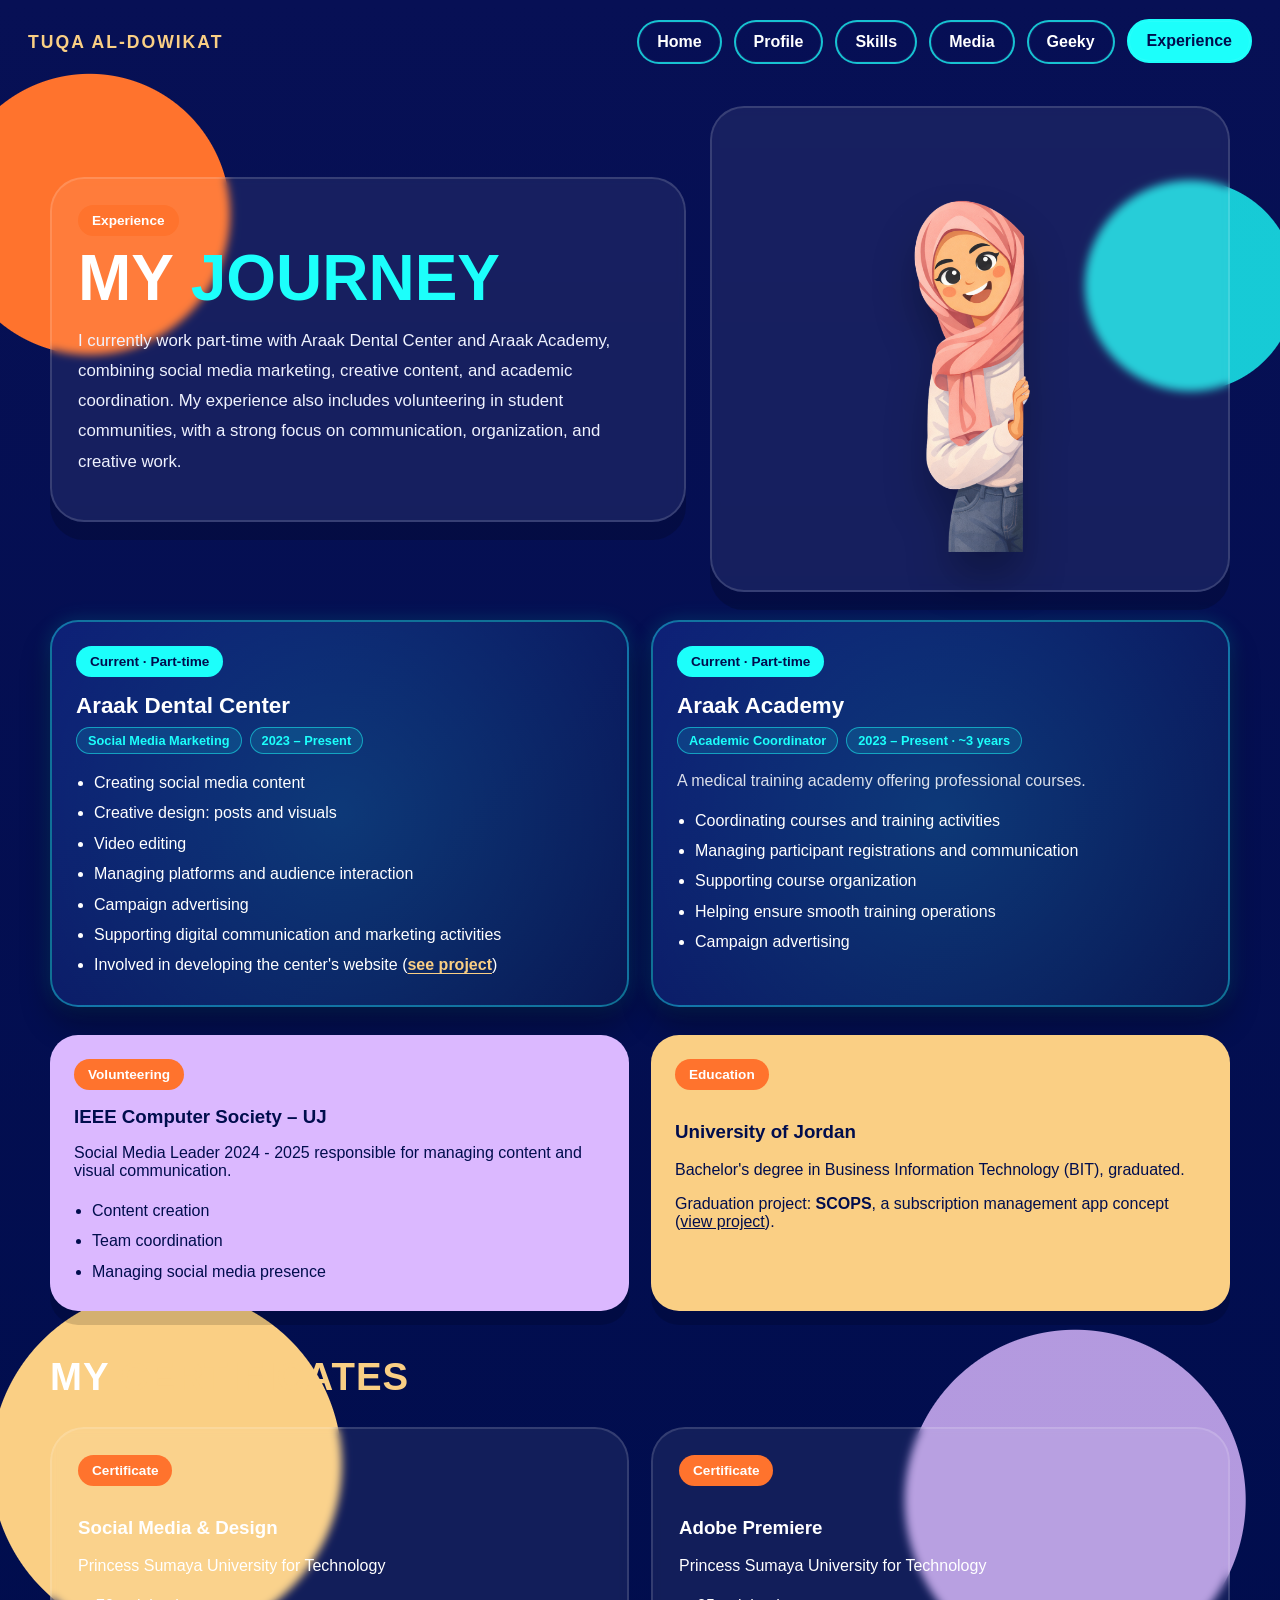
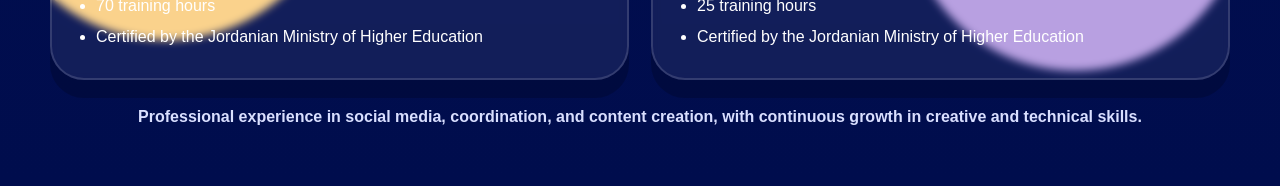
<file: experience.html>
<!DOCTYPE html>
<html lang="en">

<head>
    <meta charset="UTF-8" />
    <meta name="viewport" content="width=device-width, initial-scale=1.0" />
    <title>Experience | Tuqa AL-Dowikat</title>
    <link rel="stylesheet" href="assets/css/style.css" />
</head>

<body>
    <div class="page-shell">

        <header class="topbar">
            <div class="brand">TUQA AL-DOWIKAT</div>
            <nav class="nav">
                <a href="index.html">Home</a>
                <a href="profile.html">Profile</a>
                <a href="skills.html">Skills</a>
                <a href="social.html">Media</a>
                <a href="geeky.html">Geeky</a>
                <a class="active" href="experience.html">Experience</a>
            </nav>
        </header>

        <main class="page-content">

            <!-- HEADER -->
            <section class="page-header">
                <div class="panel">
                    <span class="section-label">Experience</span>
                    <h1 class="page-title">My <span class="accent-cyan">Journey</span></h1>

                    <p class="page-copy">
                        I currently work part-time with Araak Dental Center and Araak Academy, combining social media
                        marketing, creative content, and academic coordination. My experience also includes
                        volunteering in student communities, with a strong focus on communication, organization, and
                        creative work.
                    </p>
                </div>

                <div class="panel avatar-panel">
                    <img src="assets/img/peek.png" alt="Tuqa avatar" />
                </div>
            </section>

            <!-- CURRENT WORK -->
            <section class="grid-2">

                <!-- Araak Dental -->
                <div class="skill-card featured-exp">
                    <span class="section-label">Current · Part-time</span>
                    <h3>Araak Dental Center</h3>
                    <div class="exp-meta">
                        <span>Social Media Marketing</span>
                        <span>2023 – Present</span>
                    </div>

                    <ul class="list-clean">
                        <li>Creating social media content</li>
                        <li>Creative design: posts and visuals</li>
                        <li>Video editing</li>
                        <li>Managing platforms and audience interaction</li>
                        <li>Campaign advertising</li>
                        <li>Supporting digital communication and marketing activities</li>
                        <li>Involved in developing the center's website
                            (<a class="text-link" href="geeky.html#araak-title">see project</a>)</li>
                    </ul>
                </div>

                <!-- Araak Academy -->
                <div class="skill-card featured-exp">
                    <span class="section-label">Current · Part-time</span>
                    <h3>Araak Academy</h3>
                    <div class="exp-meta">
                        <span>Academic Coordinator</span>
                        <span>2023 – Present · ~3 years</span>
                    </div>

                    <p class="card-note">A medical training academy offering professional courses.</p>

                    <ul class="list-clean">
                        <li>Coordinating courses and training activities</li>
                        <li>Managing participant registrations and communication</li>
                        <li>Supporting course organization</li>
                        <li>Helping ensure smooth training operations</li>
                        <li>Campaign advertising</li>
                    </ul>
                </div>

            </section>

            <!-- VOLUNTEERING -->
            <section class="grid-2">
                <div class="skill-card">
                    <span class="section-label">Volunteering</span>
                    <h3>IEEE Computer Society – UJ</h3>

                    <p>
                        Social Media Leader 2024 - 2025 responsible for managing content and visual communication.
                    </p>

                    <ul class="list-clean">
                        <li>Content creation</li>
                        <li>Team coordination</li>
                        <li>Managing social media presence</li>
                    </ul>
                </div>

                <div class="stat-card">
                    <span class="section-label">Education</span>
                    <h3>University of Jordan</h3>
                    <p>Bachelor's degree in Business Information Technology (BIT), graduated.</p>
                    <p>Graduation project: <strong>SCOPS</strong>, a subscription management app concept
                        (<a href="geeky.html#scops-title"><u>view project</u></a>).</p>
                </div>
            </section>

            <!-- CERTIFICATES -->
            <div class="section-heading">
                <h2>My <span class="accent-sand">certificates</span></h2>
            </div>

            <section class="grid-2 certificates">

                <div class="panel">
                    <span class="section-label">Certificate</span>
                    <h3>Social Media &amp; Design</h3>
                    <p>Princess Sumaya University for Technology</p>

                    <ul class="list-clean">
                        <li>70 training hours</li>
                        <li>Certified by the Jordanian Ministry of Higher Education</li>
                    </ul>
                </div>

                <div class="panel">
                    <span class="section-label">Certificate</span>
                    <h3>Adobe Premiere</h3>
                    <p>Princess Sumaya University for Technology</p>

                    <ul class="list-clean">
                        <li>25 training hours</li>
                        <li>Certified by the Jordanian Ministry of Higher Education</li>
                    </ul>
                </div>

            </section>

            <p class="footer-note">
                Professional experience in social media, coordination, and content creation, with continuous growth in
                creative and technical skills.
            </p>

        </main>
    </div>
    <script>
        const revealElements = document.querySelectorAll(
            ".panel, .stat-card, .skill-card, .media-card, .note-card, .orbit-card, .contact-box"
        );

        revealElements.forEach((el, index) => {
            el.classList.add("reveal");
            el.style.transitionDelay = `${index * 0.08}s`;
        });

        const observer = new IntersectionObserver((entries) => {
            entries.forEach((entry) => {
                if (entry.isIntersecting) {
                    entry.target.classList.add("show");
                }
            });
        }, {
            threshold: 0.15
        });

        revealElements.forEach((el) => observer.observe(el));
    </script>
</body>

</html>
</file>
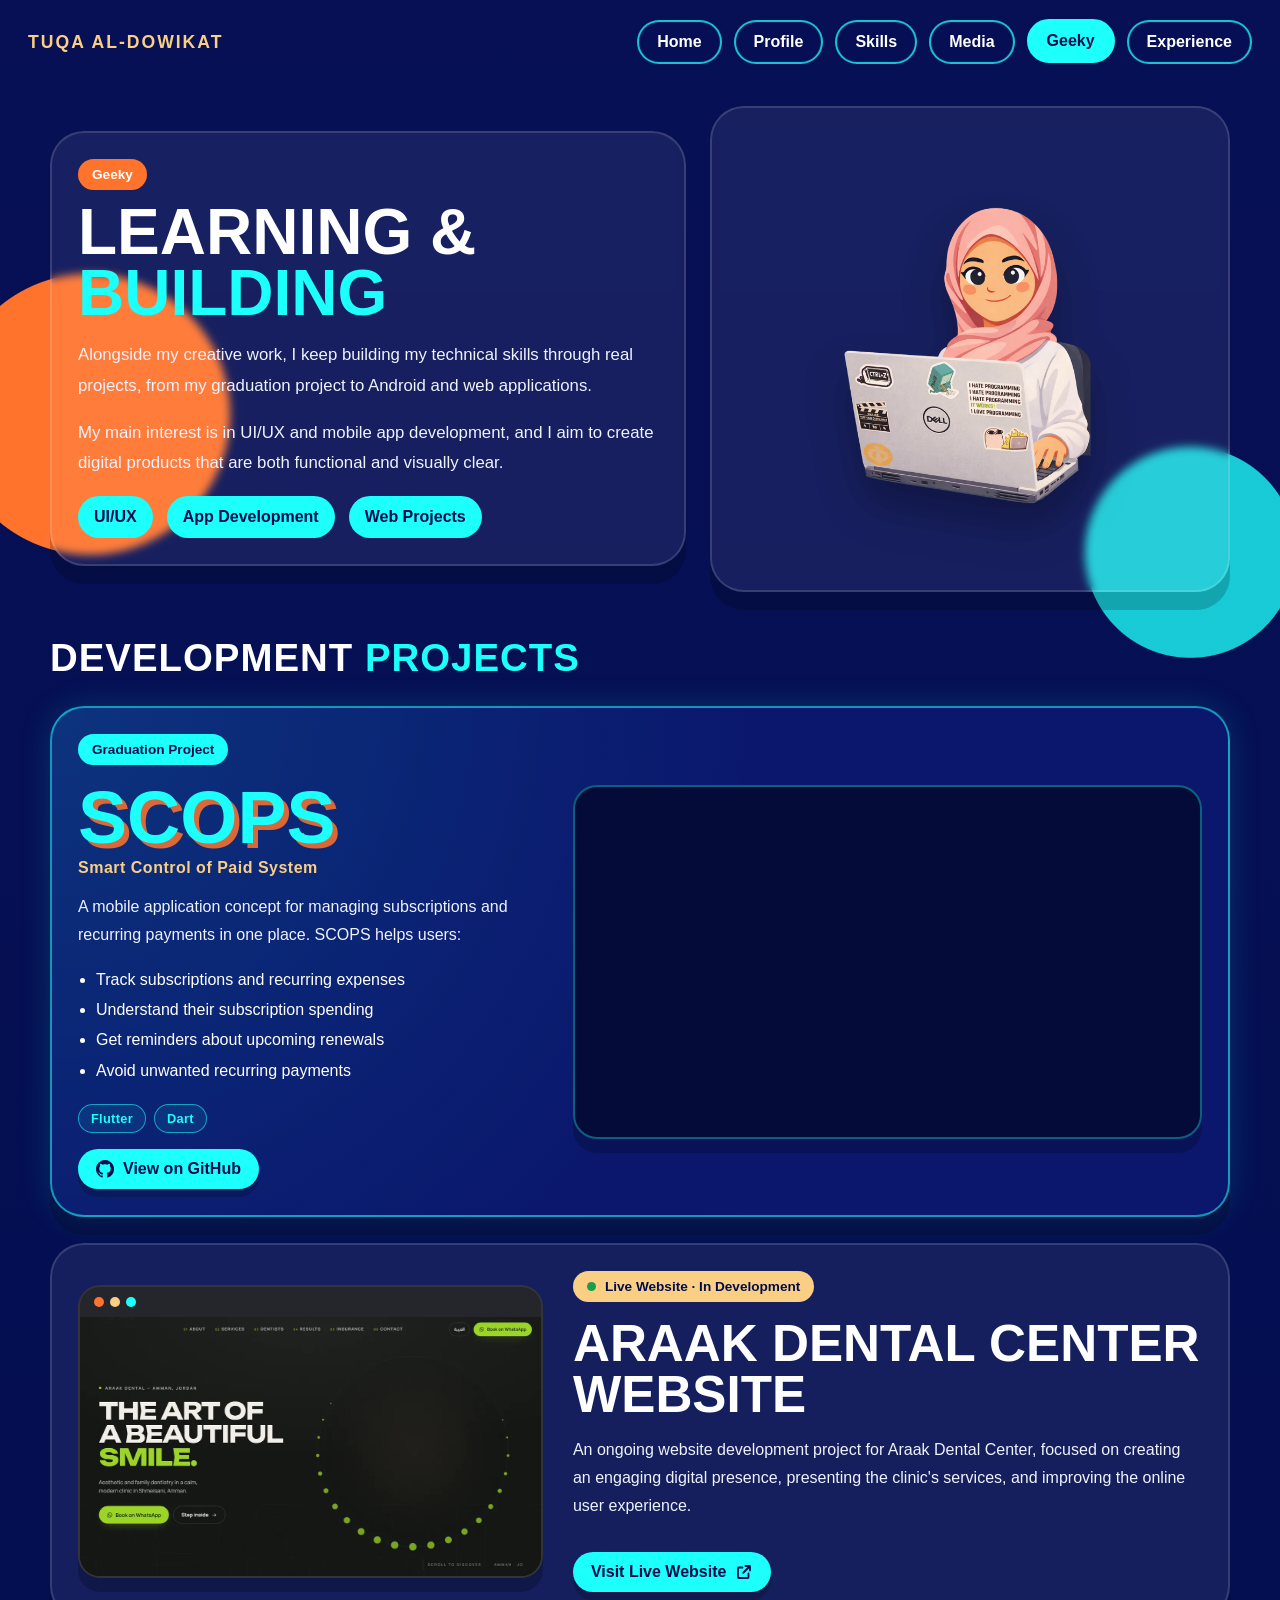
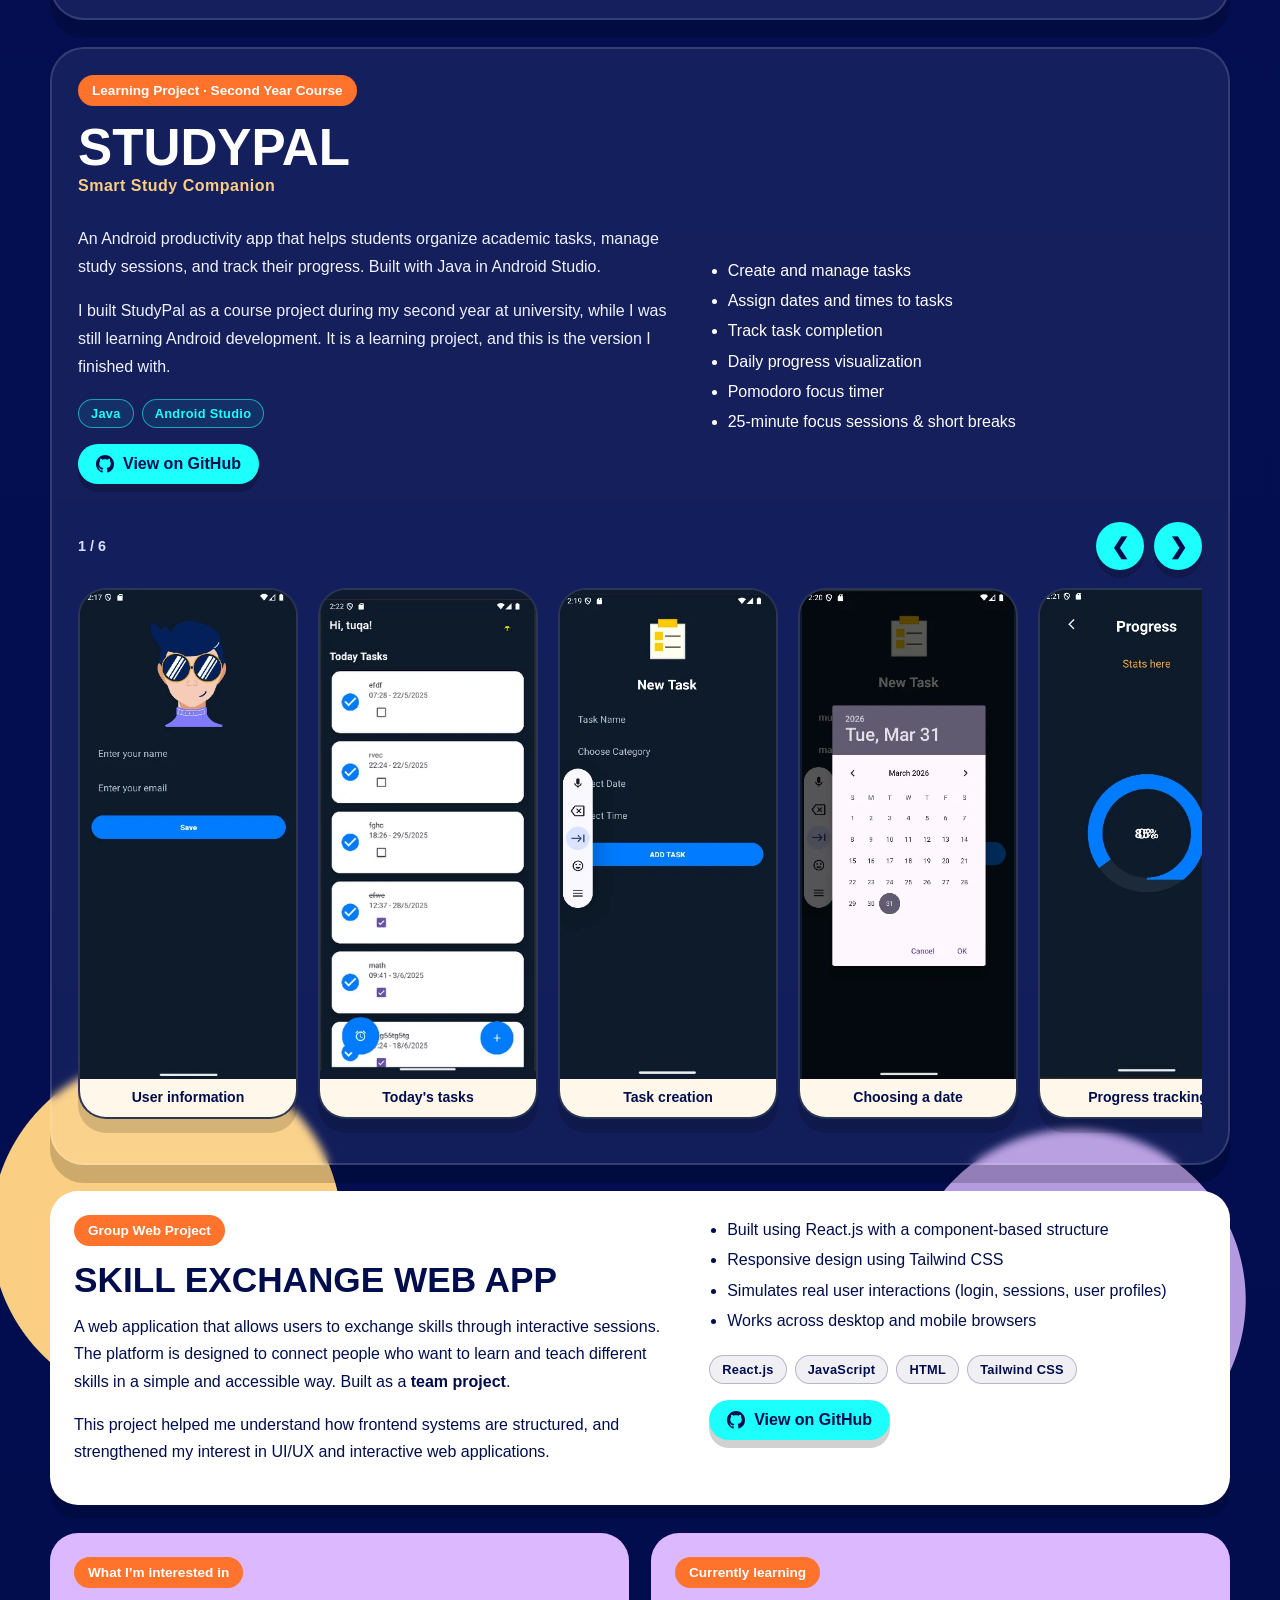
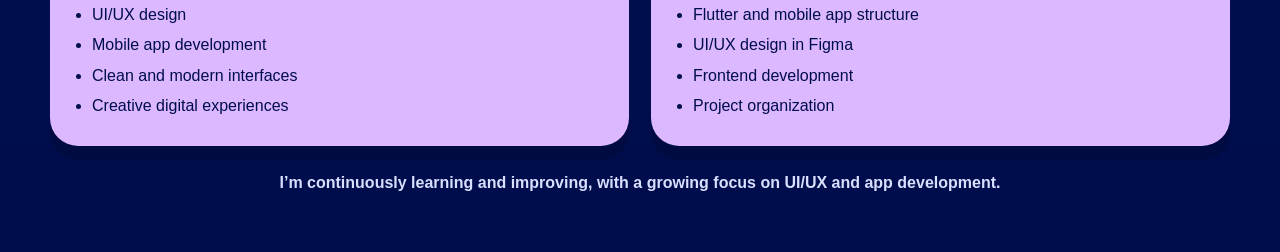
<file: geeky.html>
<!DOCTYPE html>
<html lang="en">

<head>
    <meta charset="UTF-8" />
    <meta name="viewport" content="width=device-width, initial-scale=1.0" />
    <title>Geeky | Tuqa Al-Dowikat</title>
    <link rel="stylesheet" href="assets/css/style.css" />
</head>

<body>
    <!-- Reusable inline icons (no external icon library needed) -->
    <svg width="0" height="0" style="position:absolute" aria-hidden="true" focusable="false">
        <symbol id="icon-github" viewBox="0 0 16 16">
            <path fill="currentColor"
                d="M8 0C3.58 0 0 3.58 0 8c0 3.54 2.29 6.53 5.47 7.59.4.07.55-.17.55-.38 0-.19-.01-.82-.01-1.49-2.01.37-2.53-.49-2.69-.94-.09-.23-.48-.94-.82-1.13-.28-.15-.68-.52-.01-.53.63-.01 1.08.58 1.23.82.72 1.21 1.87.87 2.33.66.07-.52.28-.87.51-1.07-1.78-.2-3.64-.89-3.64-3.95 0-.87.31-1.59.82-2.15-.08-.2-.36-1.02.08-2.12 0 0 .67-.21 2.2.82.64-.18 1.32-.27 2-.27.68 0 1.36.09 2 .27 1.53-1.04 2.2-.82 2.2-.82.44 1.1.16 1.92.08 2.12.51.56.82 1.27.82 2.15 0 3.07-1.87 3.75-3.65 3.95.29.25.54.73.54 1.48 0 1.07-.01 1.93-.01 2.2 0 .21.15.46.55.38A8.013 8.013 0 0016 8c0-4.42-3.58-8-8-8z" />
        </symbol>
        <symbol id="icon-external" viewBox="0 0 24 24">
            <path fill="none" stroke="currentColor" stroke-width="2.4" stroke-linecap="round" stroke-linejoin="round"
                d="M14 4h6v6M20 4l-9 9M18 14v5a1 1 0 0 1-1 1H5a1 1 0 0 1-1-1V7a1 1 0 0 1 1-1h5" />
        </symbol>
    </svg>

    <div class="page-shell">
        <header class="topbar">
            <div class="brand">TUQA AL-DOWIKAT</div>
            <nav class="nav">
                <a href="index.html">Home</a>
                <a href="profile.html">Profile</a>
                <a href="skills.html">Skills</a>
                <a href="social.html">Media</a>
                <a class="active" href="geeky.html">Geeky</a>
                <a href="experience.html">Experience</a>
            </nav>
        </header>

        <main class="page-content">

            <!-- INTRO -->
            <section class="page-header">
                <div class="panel">
                    <span class="section-label">Geeky</span>
                    <h1 class="page-title">Learning & <span class="accent-cyan">building</span></h1>

                    <p class="page-copy">
                        Alongside my creative work, I keep building my technical skills through real projects,
                        from my graduation project to Android and web applications.
                    </p>

                    <p class="page-copy">
                        My main interest is in UI/UX and mobile app development, and I aim to create
                        digital products that are both functional and visually clear.
                    </p>

                    <div class="contact-row">
                        <div class="contact-pill">UI/UX</div>
                        <div class="contact-pill">App Development</div>
                        <div class="contact-pill">Web Projects</div>
                    </div>
                </div>

                <div class="panel avatar-panel">
                    <img src="assets/img/coding.png" alt="Geeky avatar" />
                </div>
            </section>

            <div class="section-heading">
                <h2>Development <span class="accent-cyan">projects</span></h2>
            </div>

            <!-- PROJECT 1: SCOPS (Graduation Project) -->
            <section class="panel project-feature project-featured" aria-labelledby="scops-title">
                <div class="project-info">
                    <span class="section-label label-cyan">Graduation Project</span>
                    <h2 class="project-title" id="scops-title">SCOPS</h2>
                    <p class="project-subtitle">Smart Control of Paid System</p>

                    <p class="project-copy">
                        A mobile application concept for managing subscriptions and recurring payments in one place.
                        SCOPS helps users:
                    </p>

                    <ul class="list-clean">
                        <li>Track subscriptions and recurring expenses</li>
                        <li>Understand their subscription spending</li>
                        <li>Get reminders about upcoming renewals</li>
                        <li>Avoid unwanted recurring payments</li>
                    </ul>

                    <div class="tech-badges" aria-label="Technologies">
                        <span class="tech-badge">Flutter</span>
                        <span class="tech-badge">Dart</span>
                    </div>

                    <div class="project-actions">
                        <a class="github-btn" href="https://github.com/Tuqa-abbadi/SCOPS-Frontend" target="_blank"
                            rel="noopener noreferrer">
                            <svg class="btn-icon" aria-hidden="true"><use href="#icon-github"></use></svg>
                            View on GitHub
                        </a>
                    </div>
                </div>

                <div class="project-media">
                    <div class="video-frame">
                        <iframe src="https://www.youtube.com/embed/Cv_4JavyY1M"
                            title="SCOPS: Smart Control of Paid System, graduation project video" loading="lazy"
                            allow="accelerometer; clipboard-write; encrypted-media; gyroscope; picture-in-picture; web-share"
                            referrerpolicy="strict-origin-when-cross-origin" allowfullscreen></iframe>
                    </div>
                </div>
            </section>

            <!-- PROJECT 2: Araak Dental Center Website (live, in development) -->
            <section class="panel project-feature" aria-labelledby="araak-title">
                <div class="project-media">
                    <a class="browser-frame" href="https://araak-dental-website.tuqadwikat.workers.dev/en/"
                        target="_blank" rel="noopener noreferrer" aria-label="Open the Araak Dental Center website">
                        <span class="browser-bar" aria-hidden="true"><i></i><i></i><i></i></span>
                        <img src="assets/img/araak-dental-preview.webp" width="1200" height="675"
                            alt="Homepage of the Araak Dental Center website" loading="lazy" />
                    </a>
                </div>

                <div class="project-info">
                    <span class="status-badge"><span class="status-dot" aria-hidden="true"></span>Live Website ·
                        In Development</span>
                    <h2 class="project-title" id="araak-title">Araak Dental Center Website</h2>

                    <p class="project-copy">
                        An ongoing website development project for Araak Dental Center, focused on creating an
                        engaging digital presence, presenting the clinic's services, and improving the online user
                        experience.
                    </p>

                    <div class="project-actions">
                        <a class="github-btn" href="https://araak-dental-website.tuqadwikat.workers.dev/en/"
                            target="_blank" rel="noopener noreferrer">
                            Visit Live Website
                            <svg class="btn-icon" aria-hidden="true"><use href="#icon-external"></use></svg>
                        </a>
                    </div>
                </div>
            </section>

            <!-- PROJECT 3: StudyPal -->
            <section class="panel project-feature project-stack" aria-labelledby="studypal-title">
                <div class="project-info">
                    <span class="section-label">Learning Project · Second Year Course</span>
                    <h2 class="project-title" id="studypal-title">StudyPal</h2>
                    <p class="project-subtitle">Smart Study Companion</p>

                    <div class="project-info-cols">
                        <div>
                            <p class="project-copy">
                                An Android productivity app that helps students organize academic tasks, manage
                                study sessions, and track their progress. Built with Java in Android Studio.
                            </p>
                            <p class="project-copy">
                                I built StudyPal as a course project during my second year at university, while I
                                was still learning Android development. It is a learning project, and this is the
                                version I finished with.
                            </p>

                            <div class="tech-badges" aria-label="Technologies">
                                <span class="tech-badge">Java</span>
                                <span class="tech-badge">Android Studio</span>
                            </div>

                            <div class="project-actions">
                                <a class="github-btn" href="https://github.com/Tuqa-abbadi/studypal"
                                    target="_blank" rel="noopener noreferrer">
                                    <svg class="btn-icon" aria-hidden="true"><use href="#icon-github"></use></svg>
                                    View on GitHub
                                </a>
                            </div>
                        </div>

                        <ul class="list-clean feature-columns">
                            <li>Create and manage tasks</li>
                            <li>Assign dates and times to tasks</li>
                            <li>Track task completion</li>
                            <li>Daily progress visualization</li>
                            <li>Pomodoro focus timer</li>
                            <li>25-minute focus sessions &amp; short breaks</li>
                        </ul>
                    </div>
                </div>

                <div class="project-media screens-carousel" role="region" aria-roledescription="carousel"
                    aria-label="StudyPal app screenshots">
                    <div class="carousel-header">
                        <span class="carousel-status" id="studypal-status" aria-live="polite">1 / 6</span>
                        <div class="carousel-controls">
                            <button class="carousel-btn" type="button" data-target="studypal-track"
                                data-direction="prev" aria-label="Previous screenshot">&#10094;</button>
                            <button class="carousel-btn" type="button" data-target="studypal-track"
                                data-direction="next" aria-label="Next screenshot">&#10095;</button>
                        </div>
                    </div>

                    <div class="carousel-track snap-track" id="studypal-track" data-status="studypal-status"
                        tabindex="0" aria-label="StudyPal screenshots, scroll or swipe to browse">
                        <figure class="carousel-item screen-item" aria-roledescription="slide" aria-label="1 of 6">
                            <img src="assets/img/studypal/studypal-profile.webp" width="340" height="766"
                                alt="StudyPal user information screen with avatar, name and email fields, and a Save button"
                                loading="lazy" />
                            <figcaption>User information</figcaption>
                        </figure>
                        <figure class="carousel-item screen-item" aria-roledescription="slide" aria-label="2 of 6">
                            <img src="assets/img/studypal/studypal-today-tasks.webp" width="316" height="690"
                                alt="StudyPal Today Tasks screen listing tasks with times, dates and completion checkboxes"
                                loading="lazy" />
                            <figcaption>Today's tasks</figcaption>
                        </figure>
                        <figure class="carousel-item screen-item" aria-roledescription="slide" aria-label="3 of 6">
                            <img src="assets/img/studypal/studypal-new-task.webp" width="344" height="766"
                                alt="StudyPal New Task screen with task name, category, date and time fields and an Add Task button"
                                loading="lazy" />
                            <figcaption>Task creation</figcaption>
                        </figure>
                        <figure class="carousel-item screen-item" aria-roledescription="slide" aria-label="4 of 6">
                            <img src="assets/img/studypal/studypal-date-picker.webp" width="335" height="771"
                                alt="StudyPal date picker calendar used to choose a task date" loading="lazy" />
                            <figcaption>Choosing a date</figcaption>
                        </figure>
                        <figure class="carousel-item screen-item" aria-roledescription="slide" aria-label="5 of 6">
                            <img src="assets/img/studypal/studypal-progress.webp" width="342" height="775"
                                alt="StudyPal progress screen with a circular indicator of completed tasks"
                                loading="lazy" />
                            <figcaption>Progress tracking</figcaption>
                        </figure>
                        <figure class="carousel-item screen-item" aria-roledescription="slide" aria-label="6 of 6">
                            <img src="assets/img/studypal/studypal-pomodoro.webp" width="339" height="776"
                                alt="StudyPal Pomodoro timer showing 25:00 with Start and Pause buttons"
                                loading="lazy" />
                            <figcaption>Pomodoro timer</figcaption>
                        </figure>
                    </div>
                </div>
            </section>

            <!-- PROJECT 4: Skill Exchange (group project) -->
            <section class="note-card project-card" aria-labelledby="skillswap-title">
                <div class="project-card-grid">
                    <div>
                        <span class="section-label">Group Web Project</span>
                        <h2 class="project-title" id="skillswap-title">Skill Exchange Web App</h2>

                        <p>
                            A web application that allows users to exchange skills through interactive sessions.
                            The platform is designed to connect people who want to learn and teach different skills
                            in a simple and accessible way. Built as a <strong>team project</strong>.
                        </p>

                        <p>
                            This project helped me understand how frontend systems are structured,
                            and strengthened my interest in UI/UX and interactive web applications.
                        </p>
                    </div>

                    <div>
                        <ul class="list-clean">
                            <li>Built using React.js with a component-based structure</li>
                            <li>Responsive design using Tailwind CSS</li>
                            <li>Simulates real user interactions (login, sessions, user profiles)</li>
                            <li>Works across desktop and mobile browsers</li>
                        </ul>

                        <div class="tech-badges tech-badges-dark" aria-label="Technologies">
                            <span class="tech-badge">React.js</span>
                            <span class="tech-badge">JavaScript</span>
                            <span class="tech-badge">HTML</span>
                            <span class="tech-badge">Tailwind CSS</span>
                        </div>

                        <a class="github-btn" href="https://github.com/Tuqa-abbadi/skillswap" target="_blank"
                            rel="noopener noreferrer">
                            <svg class="btn-icon" aria-hidden="true"><use href="#icon-github"></use></svg>
                            View on GitHub
                        </a>
                    </div>
                </div>
            </section>


            <!-- INTEREST -->
            <section class="grid-2">

                <div class="skill-card">
                    <span class="section-label">What I’m interested in</span>
                    <ul class="list-clean">
                        <li>UI/UX design</li>
                        <li>Mobile app development</li>
                        <li>Clean and modern interfaces</li>
                        <li>Creative digital experiences</li>
                    </ul>
                </div>

                <div class="skill-card">
                    <span class="section-label">Currently learning</span>
                    <ul class="list-clean">
                        <li>Flutter and mobile app structure</li>
                        <li>UI/UX design in Figma</li>
                        <li>Frontend development</li>
                        <li>Project organization</li>
                    </ul>
                </div>

            </section>

            <p class="footer-note">
                I’m continuously learning and improving, with a growing focus on UI/UX and app development.
            </p>

        </main>
    </div>
    <script>
        const revealElements = document.querySelectorAll(
            ".panel, .stat-card, .skill-card, .media-card, .note-card, .orbit-card, .contact-box"
        );

        revealElements.forEach((el, index) => {
            el.classList.add("reveal");
            el.style.transitionDelay = `${Math.min(index, 4) * 0.08}s`;
        });

        const observer = new IntersectionObserver((entries) => {
            entries.forEach((entry) => {
                if (entry.isIntersecting) {
                    entry.target.classList.add("show");
                }
            });
        }, {
            threshold: 0.15
        });

        revealElements.forEach((el) => observer.observe(el));
    </script>
    <script>
        // StudyPal screenshot carousel: arrows scroll one slide, native swipe/scroll for touch.
        document.querySelectorAll(".snap-track").forEach((track) => {
            const slides = Array.from(track.querySelectorAll(".carousel-item"));
            const status = document.getElementById(track.dataset.status);
            const prev = document.querySelector(`[data-target="${track.id}"][data-direction="prev"]`);
            const next = document.querySelector(`[data-target="${track.id}"][data-direction="next"]`);
            const reduceMotion = window.matchMedia("(prefers-reduced-motion: reduce)").matches;

            const step = () => {
                const gap = parseFloat(getComputedStyle(track).columnGap) || 0;
                return slides[0].offsetWidth + gap;
            };

            const update = () => {
                const maxScroll = track.scrollWidth - track.clientWidth;
                const index = Math.min(slides.length - 1, Math.round(track.scrollLeft / step()));
                if (status) status.textContent = `${index + 1} / ${slides.length}`;
                if (prev) prev.disabled = track.scrollLeft <= 2;
                if (next) next.disabled = track.scrollLeft >= maxScroll - 2;
            };

            const move = (dir) => {
                track.scrollBy({ left: dir * step(), behavior: reduceMotion ? "auto" : "smooth" });
            };

            if (prev) prev.addEventListener("click", () => move(-1));
            if (next) next.addEventListener("click", () => move(1));

            track.addEventListener("keydown", (e) => {
                if (e.key === "ArrowRight") { e.preventDefault(); move(1); }
                if (e.key === "ArrowLeft") { e.preventDefault(); move(-1); }
            });

            let ticking = false;
            track.addEventListener("scroll", () => {
                if (ticking) return;
                ticking = true;
                requestAnimationFrame(() => { update(); ticking = false; });
            }, { passive: true });
            window.addEventListener("resize", update);
            update();
        });
    </script>
</body>

</html>
</file>
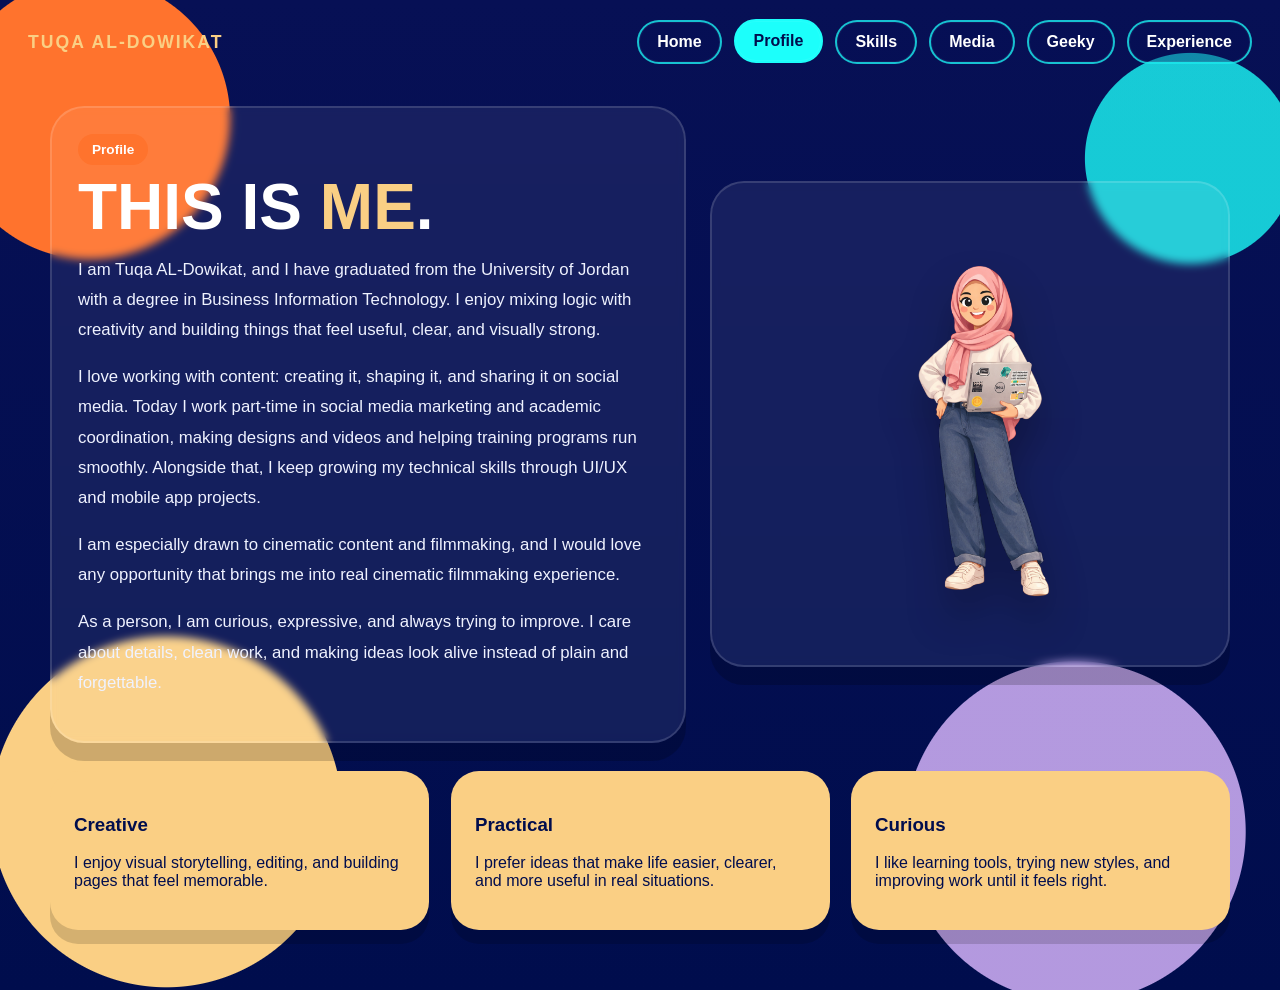
<file: profile.html>
<!DOCTYPE html>
<html lang="en">

<head>
    <meta charset="UTF-8" />
    <meta name="viewport" content="width=device-width, initial-scale=1.0" />
    <title>Profile | Tuqa AL-Dowikat</title>
    <link rel="stylesheet" href="assets/css/style.css" />
</head>

<body>
    <div class="page-shell">
        <header class="topbar">
            <div class="brand">TUQA AL-DOWIKAT</div>
            <nav class="nav"><a href="index.html">Home</a>
                <a class="active" href="profile.html">Profile</a>
                <a href="skills.html">Skills</a>
                <a href="social.html">Media</a>
                <a href="geeky.html">Geeky</a><a href="experience.html">Experience</a>
            </nav>
        </header>
        <main class="page-content">
            <section class="page-header">
                <div class="panel">
                    <span class="section-label">Profile</span>
                    <h1 class="page-title">This is <span class="accent-sand">me</span>.</h1>
                    <p class="page-copy">I am Tuqa AL-Dowikat, and I have graduated from the University of Jordan
                        with a degree in Business Information Technology. I enjoy mixing logic with creativity and
                        building things that feel useful, clear, and visually strong.</p>
                    <p class="page-copy">I love working with content: creating it, shaping it, and sharing it on
                        social media. Today I work part-time in social media marketing and academic coordination,
                        making designs and videos and helping training programs run smoothly. Alongside that, I keep
                        growing my technical skills through UI/UX and mobile app projects.</p>
                    <p class="page-copy">I am especially drawn to cinematic content and filmmaking, and I would love
                        any opportunity that brings me into real cinematic filmmaking experience.</p>
                    <p class="page-copy">As a person, I am curious, expressive, and always trying to improve. I care
                        about details, clean work, and making ideas look alive instead of plain and forgettable.</p>
                </div>
                <div class="panel avatar-panel"><img src="assets/img/con-laptop.png" alt="Confident Tuqa avatar" />
                </div>
            </section>
            <section class="grid-3">
                <div class="stat-card">
                    <h3>Creative</h3>
                    <p>I enjoy visual storytelling, editing, and building pages that feel memorable.</p>
                </div>
                <div class="stat-card">
                    <h3>Practical</h3>
                    <p>I prefer ideas that make life easier, clearer, and more useful in real situations.</p>
                </div>
                <div class="stat-card">
                    <h3>Curious</h3>
                    <p>I like learning tools, trying new styles, and improving work until it feels right.</p>
                </div>
            </section>
        </main>
    </div>
    <script>
        const revealElements = document.querySelectorAll(
            ".panel, .stat-card, .skill-card, .media-card, .note-card, .orbit-card, .contact-box"
        );

        revealElements.forEach((el, index) => {
            el.classList.add("reveal");
            el.style.transitionDelay = `${index * 0.08}s`;
        });

        const observer = new IntersectionObserver((entries) => {
            entries.forEach((entry) => {
                if (entry.isIntersecting) {
                    entry.target.classList.add("show");
                }
            });
        }, {
            threshold: 0.15
        });

        revealElements.forEach((el) => observer.observe(el));
    </script>
</body>

</html>
</file>
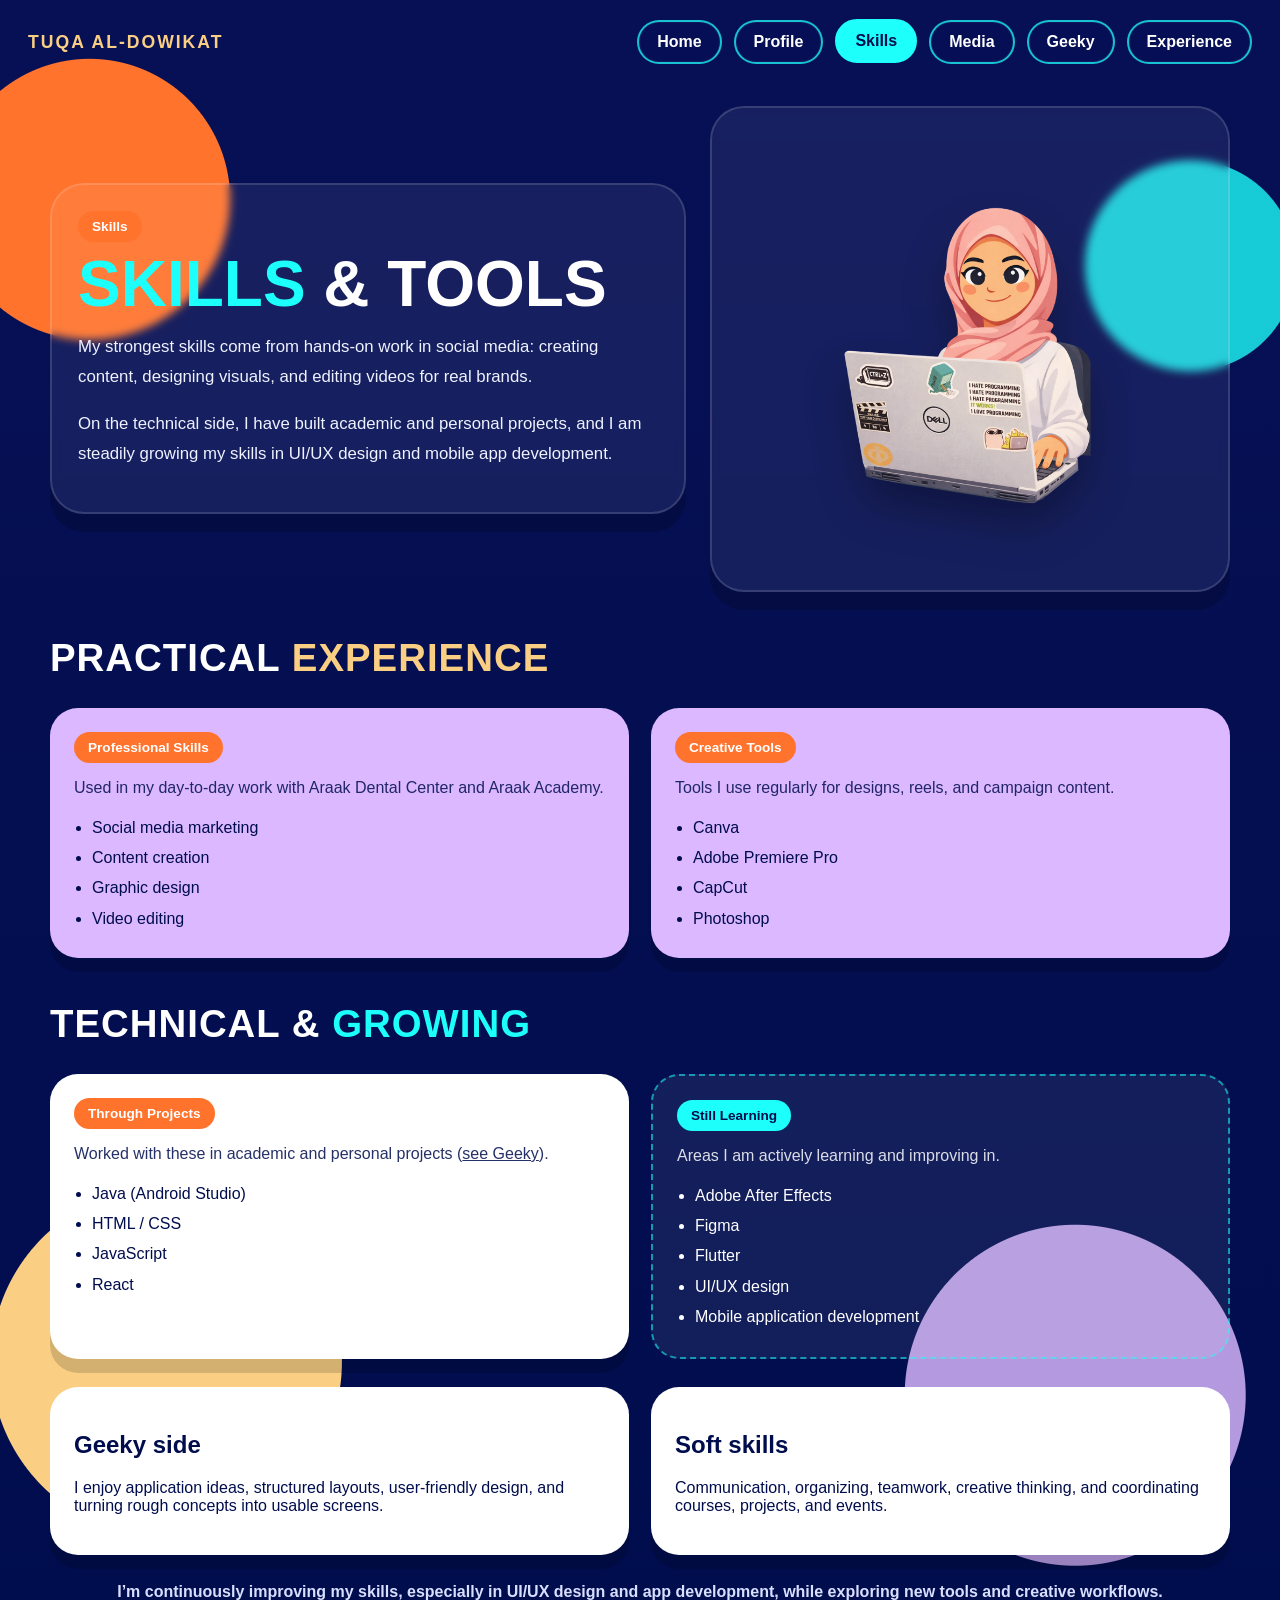
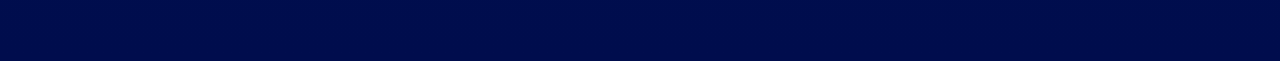
<file: skills.html>
<!DOCTYPE html>
<html lang="en">

<head>
    <meta charset="UTF-8" />
    <meta name="viewport" content="width=device-width, initial-scale=1.0" />
    <title>Skills | Tuqa AL-Dowikat</title>
    <link rel="stylesheet" href="assets/css/style.css" />
</head>

<body>
    <div class="page-shell">
        <header class="topbar">
            <div class="brand">TUQA AL-DOWIKAT</div>
            <nav class="nav"><a href="index.html">Home</a>
                <a href="profile.html">Profile</a>
                <a class="active" href="skills.html">Skills</a>
                <a href="social.html">Media</a>
                <a href="geeky.html">Geeky</a><a href="experience.html">Experience</a>
            </nav>
        </header>
        <main class="page-content">
            <section class="page-header">
                <div class="panel"><span class="section-label">Skills</span>
                    <h1 class="page-title"><span class="accent-cyan">Skills</span> & tools</h1>
                    <p class="page-copy">My strongest skills come from hands-on work in social media: creating
                        content, designing visuals, and editing videos for real brands.</p>
                    <p class="page-copy">On the technical side, I have built academic and personal projects, and I am
                        steadily growing my skills in UI/UX design and mobile app development.</p>
                </div>
                <div class="panel avatar-panel"><img src="assets/img/coding.png" alt="Coding Tuqa avatar" /></div>
            </section>

            <div class="section-heading">
                <h2>Practical <span class="accent-sand">experience</span></h2>
            </div>

            <section class="grid-2">

                <!-- PROFESSIONAL -->
                <div class="skill-card">
                    <span class="section-label">Professional Skills</span>
                    <p class="card-note">Used in my day-to-day work with Araak Dental Center and Araak Academy.</p>
                    <ul class="list-clean">
                        <li>Social media marketing</li>
                        <li>Content creation</li>
                        <li>Graphic design</li>
                        <li>Video editing</li>
                    </ul>
                </div>

                <!-- CREATIVE -->
                <div class="skill-card">
                    <span class="section-label">Creative Tools</span>
                    <p class="card-note">Tools I use regularly for designs, reels, and campaign content.</p>
                    <ul class="list-clean">
                        <li>Canva</li>
                        <li>Adobe Premiere Pro</li>
                        <li>CapCut</li>
                        <li>Photoshop</li>
                    </ul>
                </div>

            </section>

            <div class="section-heading">
                <h2>Technical & <span class="accent-cyan">growing</span></h2>
            </div>

            <section class="grid-2">

                <!-- PROJECT-BASED -->
                <div class="note-card">
                    <span class="section-label">Through Projects</span>
                    <p class="card-note">Worked with these in academic and personal projects
                        (<a href="geeky.html"><u>see Geeky</u></a>).</p>
                    <ul class="list-clean">
                        <li>Java (Android Studio)</li>
                        <li>HTML / CSS</li>
                        <li>JavaScript</li>
                        <li>React</li>
                    </ul>
                </div>

                <!-- LEARNING -->
                <div class="skill-card learning-card">
                    <span class="section-label">Still Learning</span>
                    <p class="card-note">Areas I am actively learning and improving in.</p>
                    <ul class="list-clean">
                        <li>Adobe After Effects</li>
                        <li>Figma</li>
                        <li>Flutter</li>
                        <li>UI/UX design</li>
                        <li>Mobile application development</li>
                    </ul>
                </div>

            </section>

            <section class="grid-2">
                <div class="note-card">
                    <h2>Geeky side</h2>
                    <p>I enjoy application ideas, structured layouts, user-friendly design, and turning rough concepts
                        into usable screens.</p>
                </div>
                <div class="note-card">
                    <h2>Soft skills</h2>
                    <p>Communication, organizing, teamwork, creative thinking, and coordinating courses, projects, and
                        events.</p>
                </div>
            </section>

            <p class="footer-note">
                I’m continuously improving my skills, especially in UI/UX design and app development,
                while exploring new tools and creative workflows.
            </p>
        </main>
    </div>
    <script>
        const revealElements = document.querySelectorAll(
            ".panel, .stat-card, .skill-card, .media-card, .note-card, .orbit-card, .contact-box"
        );

        revealElements.forEach((el, index) => {
            el.classList.add("reveal");
            el.style.transitionDelay = `${index * 0.08}s`;
        });

        const observer = new IntersectionObserver((entries) => {
            entries.forEach((entry) => {
                if (entry.isIntersecting) {
                    entry.target.classList.add("show");
                }
            });
        }, {
            threshold: 0.15
        });

        revealElements.forEach((el) => observer.observe(el));
    </script>
</body>

</html>
</file>
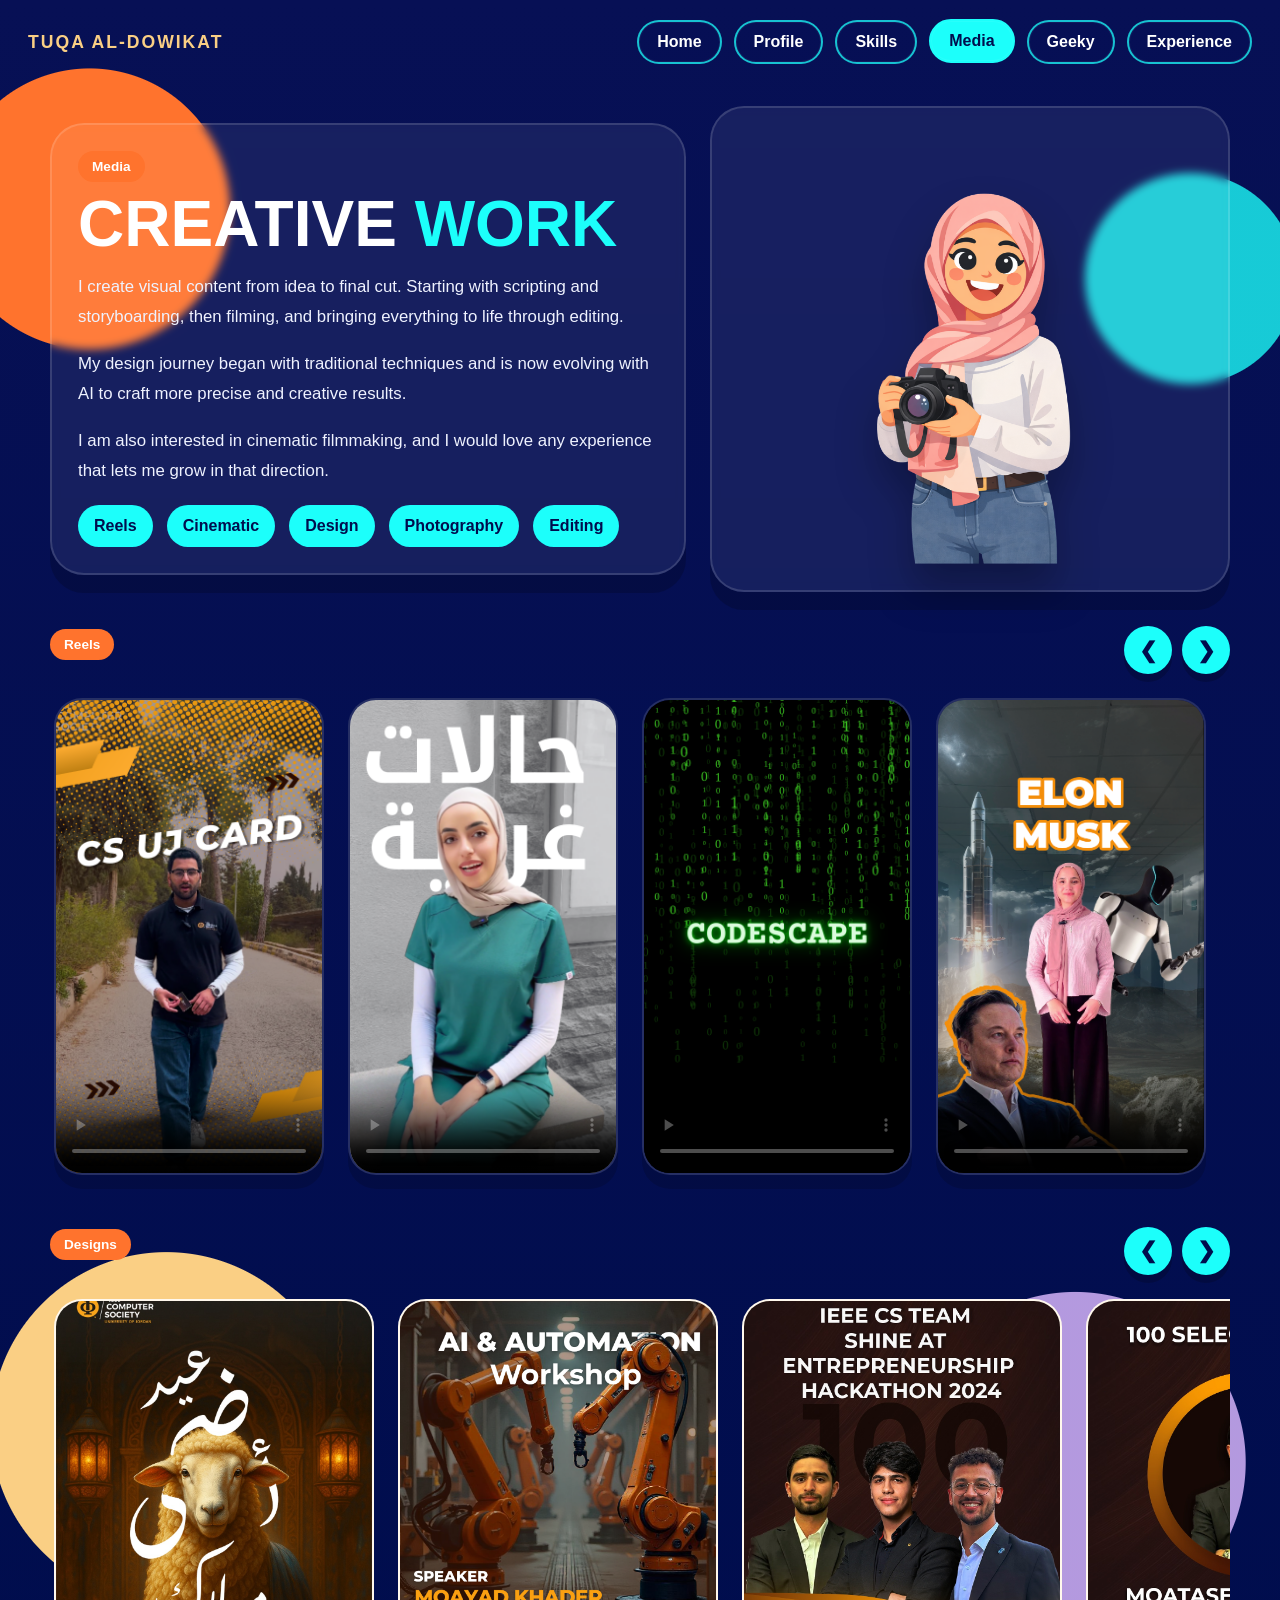
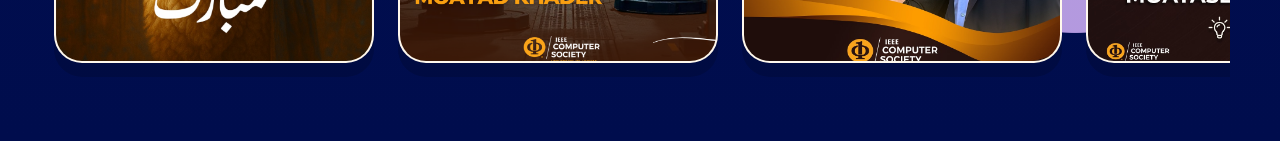
<file: social.html>
<!DOCTYPE html>
<html lang="en">

<head>
    <meta charset="UTF-8" />
    <meta name="viewport" content="width=device-width, initial-scale=1.0" />
    <title>Media | Tuqa AL-Dowikat</title>
    <link rel="stylesheet" href="assets/css/style.css" />
</head>

<body>
    <div class="page-shell">
        <header class="topbar">
            <div class="brand">TUQA AL-DOWIKAT</div>
            <nav class="nav">
                <a href="index.html">Home</a>
                <a href="profile.html">Profile</a>
                <a href="skills.html">Skills</a>
                <a class="active" href="social.html">Media</a>
                <a href="geeky.html">Geeky</a>
                <a href="experience.html">Experience</a>
            </nav>
        </header>

        <main class="page-content">
            <section class="page-header">
                <div class="panel">
                    <span class="section-label">Media</span>
                    <h1 class="page-title">Creative <span class="accent-cyan">work</span></h1>
                    <p class="page-copy">
                        I create visual content from idea to final cut.
                        Starting with scripting and storyboarding, then filming, and bringing everything to life through
                        editing.
                    </p>
                    <p class="page-copy">My design journey began with traditional techniques and is now evolving with AI
                        to craft more
                        precise and creative results.
                    </p>
                    <p class="page-copy">I am also interested in cinematic filmmaking, and I would love any experience
                        that lets me grow in that direction.
                    </p>

                    <div class="contact-row">
                        <div class="contact-pill">Reels</div>
                        <div class="contact-pill">Cinematic</div>
                        <div class="contact-pill">Design</div>
                        <div class="contact-pill">Photography</div>
                        <div class="contact-pill">Editing</div>
                    </div>
                </div>

                <div class="panel avatar-panel">
                    <img src="assets/img/camera.png" alt="Creative avatar" />
                </div>
            </section>

            <!-- REELS -->
            <section class="carousel-section">
                <div class="carousel-header">
                    <span class="section-label">Reels</span>
                    <div class="carousel-controls">
                        <button class="carousel-btn" type="button" data-target="reels-track"
                            data-direction="prev">&#10094;</button>
                        <button class="carousel-btn" type="button" data-target="reels-track"
                            data-direction="next">&#10095;</button>
                    </div>
                </div>

                <div class="carousel-shell">
                    <div class="carousel-track reels-track" id="reels-track">
                        <article class="carousel-item reel-item">
                            <video controls preload="metadata" poster="assets/img/reel-cover-1.jpg">
                                <source src="assets/video/reel1.mp4" type="video/mp4" />
                                Your browser does not support the video tag.
                            </video>
                        </article>

                        <article class="carousel-item reel-item">
                            <video controls preload="metadata" poster="assets/img/reel-cover-2.jpg">
                                <source src="assets/video/reel2.mp4" type="video/mp4" />
                                Your browser does not support the video tag.
                            </video>
                        </article>

                        <article class="carousel-item reel-item">
                            <video controls preload="metadata" poster="assets/img/reel-cover-3.jpg">
                                <source src="assets/video/reel3.mp4" type="video/mp4" />
                                Your browser does not support the video tag.
                            </video>
                        </article>

                        <article class="carousel-item reel-item">
                            <video controls preload="metadata" poster="assets/img/reel-cover-4.jpg">
                                <source src="assets/video/reel4.mp4" type="video/mp4" />
                                Your browser does not support the video tag.
                            </video>
                        </article>
                        <article class="carousel-item reel-item">
                            <video controls preload="metadata" poster="assets/img/reel-cover-5.jpg">
                                <source src="assets/video/reel5.mp4" type="video/mp4" />
                                Your browser does not support the video tag.
                            </video>
                        </article>
                    </div>
                </div>
            </section>

            <!-- DESIGNS -->
            <section class="carousel-section">
                <div class="carousel-header">
                    <span class="section-label">Designs</span>
                    <div class="carousel-controls">
                        <button class="carousel-btn" type="button" data-target="designs-track"
                            data-direction="prev">&#10094;</button>
                        <button class="carousel-btn" type="button" data-target="designs-track"
                            data-direction="next">&#10095;</button>
                    </div>
                </div>

                <div class="carousel-shell">
                    <div class="carousel-track designs-track" id="designs-track">
                        <article class="carousel-item image-item">
                            <img src="assets/img/design1.jpg" alt="Design project 1" />
                        </article>

                        <article class="carousel-item image-item">
                            <img src="assets/img/design2.jpg" alt="Design project 2" />
                        </article>

                        <article class="carousel-item image-item">
                            <img src="assets/img/design3.jpg" alt="Design project 3" />
                        </article>

                        <article class="carousel-item image-item">
                            <img src="assets/img/design4.jpg" alt="Design project 4" />
                        </article>

                        <article class="carousel-item image-item">
                            <img src="assets/img/design5.jpg" alt="Design project 5" />
                        </article>
                        <article class="carousel-item image-item">
                            <img src="assets/img/design6.jpg" alt="Design project 6" />
                        </article>
                        <article class="carousel-item image-item">
                            <img src="assets/img/design7.jpg" alt="Design project 7" />
                        </article>
                        <article class="carousel-item image-item">
                            <img src="assets/img/design8.jpg" alt="Design project 8" />
                        </article>
                        <article class="carousel-item image-item">
                            <img src="assets/img/design9.jpg" alt="Design project 9" />
                        </article>
                        <article class="carousel-item image-item">
                            <img src="assets/img/design10.jpg" alt="Design project 10" />
                        </article>
                        <article class="carousel-item image-item">
                            <img src="assets/img/design11.jpg" alt="Design project 11" />
                        </article>
                    </div>

                </div>
            </section>

            <!-- PHOTOGRAPHY -->
            <!-- <section class="carousel-section">
                <div class="carousel-header">
                    <span class="section-label">Photography</span>
                    <div class="carousel-controls">
                        <button class="carousel-btn" type="button" data-target="photos-track"
                            data-direction="prev">&#10094;</button>
                        <button class="carousel-btn" type="button" data-target="photos-track"
                            data-direction="next">&#10095;</button>
                    </div>
                </div>

                <div class="carousel-shell">
                    <div class="carousel-track photos-track" id="photos-track">
                        <article class="carousel-item photo-item">
                            <img src="assets/img/photo1.jpg" alt="Photography work 1" />
                        </article>

                        <article class="carousel-item photo-item">
                            <img src="assets/img/photo2.jpg" alt="Photography work 2" />
                        </article>

                        <article class="carousel-item photo-item">
                            <img src="assets/img/photo3.jpg" alt="Photography work 3" />
                        </article>

                        <article class="carousel-item photo-item">
                            <img src="assets/img/photo4.jpg" alt="Photography work 4" />
                        </article>

                        <article class="carousel-item photo-item">
                            <img src="assets/img/photo5.jpg" alt="Photography work 5" />
                        </article>
                    </div>
                </div>
            </section>
        </main>
    </div>
-->
            <script>
                const buttons = document.querySelectorAll(".carousel-btn");

                buttons.forEach((button) => {
                    button.addEventListener("click", () => {
                        const targetId = button.getAttribute("data-target");
                        const direction = button.getAttribute("data-direction");
                        const track = document.getElementById(targetId);

                        if (!track) return;

                        const item = track.querySelector(".carousel-item");
                        if (!item) return;

                        const gap = 24;
                        const scrollAmount = item.offsetWidth + gap;

                        track.scrollBy({
                            left: direction === "next" ? scrollAmount : -scrollAmount,
                            behavior: "smooth"
                        });
                    });
                });
            </script>
            <script>
                const revealElements = document.querySelectorAll(
                    ".panel, .stat-card, .skill-card, .media-card, .note-card, .orbit-card, .contact-box"
                );

                revealElements.forEach((el, index) => {
                    el.classList.add("reveal");
                    el.style.transitionDelay = `${index * 0.08}s`;
                });

                const observer = new IntersectionObserver((entries) => {
                    entries.forEach((entry) => {
                        if (entry.isIntersecting) {
                            entry.target.classList.add("show");
                        }
                    });
                }, {
                    threshold: 0.15
                });

                revealElements.forEach((el) => observer.observe(el));
            </script>
</body>

</html>
</file>
<file: assets/css/style.css>
:root {
  --cyan: #1CFFFB;
  --sand: #FACF84;
  --orange: #FF732D;
  --lilac: #DBB8FF;
  --navy: #000D4D;
  --cream: #FFF7EA;
  --ink: #08124F;
  --panel: #0D1A73;
}

* {
  box-sizing: border-box;
}

html {
  scroll-behavior: smooth;
}

body {
  margin: 0;
  font-family: Arial, Helvetica, sans-serif;
  background: var(--navy);
  color: white;
}

a {
  color: inherit;
  text-decoration: none;
}

img {
  max-width: 100%;
  display: block;
}

.page-shell {
  min-height: 100vh;
  position: relative;
  overflow: hidden;
  background:
    radial-gradient(circle at 7% 12%, var(--orange) 0 140px, transparent 141px),
    radial-gradient(circle at 93% 16%, rgba(28, 255, 251, 0.78) 0 105px, transparent 106px),
    radial-gradient(circle at 84% 84%, rgba(219, 184, 255, 0.82) 0 170px, transparent 171px),
    radial-gradient(circle at 13% 82%, var(--sand) 0 175px, transparent 176px),
    linear-gradient(180deg, #071055 0%, var(--navy) 100%);
}

.topbar {
  position: relative;
  z-index: 10;
  display: flex;
  justify-content: space-between;
  align-items: center;
  padding: 20px 28px;
  gap: 18px;
}

.brand {
  font-size: 1.1rem;
  font-weight: 700;
  letter-spacing: 2px;
  color: var(--sand);
}

.home-page .brand {
  visibility: hidden;
}

.nav {
  display: flex;
  gap: 12px;
  flex-wrap: wrap;
  justify-content: flex-end;
}

.nav a {
  padding: 11px 18px;
  border: 2px solid rgba(28, 255, 251, 0.75);
  border-radius: 999px;
  background: rgba(6, 16, 88, 0.35);
  color: white;
  font-weight: 700;
  box-shadow: 0 0 0 1px rgba(255, 255, 255, 0.05) inset;
  transition: transform 0.2s ease, background 0.2s ease, color 0.2s ease, border-color 0.2s ease;
}

.nav a:hover,
.nav a.active {
  background: var(--cyan);
  border-color: var(--cyan);
  color: var(--navy);
  transform: translateY(-1px);
}

.home-topbar {
  justify-content: flex-end;
}

/* ================= HOME ================= */

.home-wrap {
  min-height: calc(100vh - 82px);
  padding: 20px 40px 60px;
}

.center-stage {
  width: 100%;
  text-align: center;
}

.hero-copy {
  max-width: 900px;
  margin: 0 auto 40px;
  text-align: center;
}

.hero-chip {
  display: inline-block;
  background: var(--cyan);
  color: var(--navy);
  padding: 15px 32px;
  border-radius: 999px;
  font-weight: 900;
  letter-spacing: 1.5px;
  margin-bottom: 20px;
  font-size: 1rem;
}

.hero-title {
  font-size: clamp(4.8rem, 9vw, 7.2rem);
  margin: 4px 0 18px;
  letter-spacing: 4px;
  font-weight: 900;
  line-height: 0.9;
  text-transform: uppercase;
  color: white;
  text-shadow: 8px 8px 0 var(--orange);
}

.hero-sub {
  width: min(720px, 92%);
  margin: 0 auto;
  color: #f0f4ff;
  line-height: 1.5;
  font-size: 1rem;
}

.hero-layout {
  width: min(1200px, 100%);
  margin: 40px auto 0;
  display: grid;
  grid-template-columns: 260px minmax(260px, 360px) 260px;
  justify-content: center;
  align-items: center;
  column-gap: 70px;
}

.side-menu {
  display: grid;
  gap: 18px;
}

.left-menu {
  justify-items: end;
}

.right-menu {
  justify-items: start;
}

.avatar-wrap {
  display: flex;
  justify-content: center;
  align-items: center;
}

.hero-avatar {
  width: 360px;
  max-width: 100%;
  filter: drop-shadow(0 24px 26px rgba(0, 0, 0, 0.28));
}

.orbit-card {
  width: 260px;
  min-height: 78px;
  border-radius: 24px;
  padding: 20px 24px;
  display: flex;
  align-items: center;
  justify-content: center;
  text-align: center;
  color: var(--navy);
  font-weight: 900;
  font-size: 1rem;
  box-shadow: 0 14px 0 rgba(0, 0, 0, 0.18);
  transition: transform 0.2s ease;
}

.orbit-card:hover {
  transform: translateY(-4px) scale(1.02);
}

.card-profile {
  background: var(--sand);
}

.card-skills {
  background: #31dfe4;
}

.card-work {
  background: var(--orange);
  color: white;
}

.card-geeky {
  background: #efefef;
}

.card-vol {
  background: #cfaef2;
  color: var(--navy);
}

/* ================= INNER PAGES ================= */

.page-content {
  width: min(1180px, calc(100% - 40px));
  margin: 22px auto 60px;
  position: relative;
  z-index: 2;
}

.page-header {
  display: grid;
  grid-template-columns: 1.1fr 0.9fr;
  gap: 24px;
  align-items: center;
  margin-top: 16px;
}

.panel {
  background: rgba(255, 255, 255, 0.07);
  border: 2px solid rgba(255, 255, 255, 0.14);
  border-radius: 34px;
  padding: 26px;
  box-shadow: 0 18px 0 rgba(0, 0, 0, 0.18);
  backdrop-filter: blur(4px);
}

.page-title {
  margin: 0 0 12px;
  font-size: clamp(2.7rem, 5vw, 4.6rem);
  line-height: 0.95;
  text-transform: uppercase;
}

.accent-cyan {
  color: var(--cyan);
}

.accent-sand {
  color: var(--sand);
}

.accent-orange {
  color: var(--orange);
}

.accent-lilac {
  color: var(--lilac);
}

.page-copy {
  font-size: 1.05rem;
  line-height: 1.8;
  color: #eff2ff;
}

.avatar-panel {
  display: flex;
  align-items: center;
  justify-content: center;
  min-height: 460px;
}

.avatar-panel img {
  max-height: 430px;
  width: auto;
  filter: drop-shadow(0 25px 20px rgba(0, 0, 0, 0.28));
}

.grid-2,
.grid-3 {
  display: grid;
  gap: 22px;
  margin-top: 28px;
}

.grid-2 {
  grid-template-columns: repeat(2, 1fr);
}

.grid-3 {
  grid-template-columns: repeat(3, 1fr);
}

.stat-card,
.skill-card,
.media-card,
.note-card {
  border-radius: 28px;
  padding: 24px;
  box-shadow: 0 14px 0 rgba(0, 0, 0, 0.15);
}

.stat-card {
  background: var(--sand);
  color: var(--navy);
}

.skill-card {
  background: var(--lilac);
  color: var(--navy);
}

.note-card {
  background: white;
  color: var(--navy);
}

.media-card {
  background: var(--cream);
  color: var(--navy);
}

.media-box {
  border: 3px dashed var(--navy);
  min-height: 230px;
  border-radius: 22px;
  display: grid;
  place-items: center;
  text-align: center;
  padding: 18px;
  font-weight: 800;
  background: rgba(255, 255, 255, 0.55);
}

.video-box {
  min-height: 290px;
}

.section-label {
  display: inline-block;
  padding: 8px 14px;
  border-radius: 999px;
  font-size: 0.85rem;
  font-weight: 900;
  margin-bottom: 12px;
  background: var(--orange);
  color: white;
}

.footer-note {
  margin-top: 28px;
  color: #d9dfff;
  text-align: center;
  font-weight: 700;
}

.list-clean {
  margin: 0;
  padding-left: 18px;
  line-height: 1.9;
}

.work-hero {
  display: grid;
  grid-template-columns: 0.9fr 1.1fr;
  gap: 24px;
  align-items: center;
}

.work-stack {
  display: grid;
  gap: 22px;
}

.contact-row {
  display: flex;
  gap: 14px;
  flex-wrap: wrap;
  margin-top: 18px;
}

.contact-pill {
  padding: 12px 16px;
  border-radius: 999px;
  background: var(--cyan);
  color: var(--navy);
  font-weight: 900;
}

/* ================= RESPONSIVE ================= */

@media (max-width: 1100px) {
  .hero-layout {
    grid-template-columns: 220px minmax(240px, 320px) 220px;
    column-gap: 35px;
  }

  .orbit-card {
    width: 220px;
    min-height: 74px;
    font-size: 0.95rem;
  }

  .hero-avatar {
    width: 310px;
  }
}

@media (max-width: 980px) {

  .page-header,
  .work-hero,
  .grid-3,
  .grid-2 {
    grid-template-columns: 1fr;
  }

  .home-wrap {
    padding: 20px 18px 40px;
  }

  .hero-layout {
    width: min(980px, 100%) !important;
    margin: 40px auto 0 !important;
    display: grid !important;
    grid-template-columns: 230px 260px 230px !important;
    justify-content: center !important;
    align-items: center !important;
    column-gap: 8px !important;
  }

  .left-menu {
    justify-items: end !important;
  }

  .right-menu {
    justify-items: start !important;
  }

  .avatar-wrap {
    order: -1;
  }

  .hero-avatar {
    width: 300px !important;
    max-width: 100% !important;
  }

  .orbit-card {
    width: 230px !important;
  }
}

@media (max-width: 640px) {
  .topbar {
    padding: 18px 16px;
  }

  .nav {
    gap: 10px;
    justify-content: center;
  }

  .nav a {
    padding: 10px 14px;
    font-size: 0.95rem;
  }

  .page-content {
    width: min(100% - 20px, 1180px);
  }

  .panel,
  .stat-card,
  .skill-card,
  .media-card,
  .note-card {
    padding: 20px;
  }

  .hero-chip {
    font-size: 0.9rem;
    padding: 10px 16px;
  }

  .hero-title {
    font-size: clamp(3.5rem, 14vw, 5rem);
    text-shadow: 5px 5px 0 var(--orange);
  }

  .hero-sub {
    font-size: 0.95rem;
  }

  .hero-avatar {
    width: min(250px, 78vw);
  }
}

.reel-box {
  width: 100%;
  max-width: 360px;
  margin: 0 auto;
  border-radius: 22px;
  overflow: hidden;
  background: #0b155d;
  box-shadow: 0 14px 24px rgba(0, 0, 0, 0.2);
}

.reel-box video {
  width: 100%;
  display: block;
  aspect-ratio: 9 / 16;
  object-fit: cover;
  background: #000;
}

.gallery-card {
  border-radius: 22px;
  overflow: hidden;
  background: rgba(255, 255, 255, 0.6);
  min-height: 260px;
  display: flex;
  align-items: center;
  justify-content: center;
}

.gallery-card img {
  width: 100%;
  height: 100%;
  min-height: 260px;
  object-fit: cover;
  display: block;
}

.reel-gallery {
  display: grid;
  grid-template-columns: repeat(auto-fit, minmax(220px, 1fr));
  gap: 20px;
  margin-top: 30px;
}

/* ================= SOCIAL CAROUSELS ================= */

.carousel-section {
  margin-top: 34px;
}

.carousel-header {
  display: flex;
  justify-content: space-between;
  align-items: center;
  gap: 16px;
  margin-bottom: 16px;
}

.carousel-controls {
  display: flex;
  gap: 10px;
}

.carousel-btn {
  width: 48px;
  height: 48px;
  border: none;
  border-radius: 50%;
  background: var(--cyan);
  color: var(--navy);
  font-size: 1.4rem;
  font-weight: 900;
  cursor: pointer;
  box-shadow: 0 8px 0 rgba(0, 0, 0, 0.18);
  transition: transform 0.2s ease, background 0.2s ease;
}

.carousel-btn:hover {
  transform: translateY(-2px);
  background: white;
}

.carousel-shell {
  position: relative;
}

.carousel-track {
  display: flex;
  gap: 24px;
  overflow-x: auto;
  scroll-behavior: smooth;
  padding: 8px 4px 18px;
  scrollbar-width: thin;
  scrollbar-color: rgba(255, 255, 255, 0.35) transparent;
}

.carousel-track::-webkit-scrollbar {
  height: 10px;
}

.carousel-track::-webkit-scrollbar-thumb {
  background: rgba(255, 255, 255, 0.35);
  border-radius: 999px;
}

.carousel-track::-webkit-scrollbar-track {
  background: transparent;
}

.carousel-item {
  flex: 0 0 auto;
  border-radius: 28px;
  overflow: hidden;
  background: rgba(255, 255, 255, 0.08);
  border: 2px solid rgba(255, 255, 255, 0.12);
  box-shadow: 0 14px 0 rgba(0, 0, 0, 0.15);
}

.reel-item {
  width: 270px;
  background: #08124f;
}

.reel-item video {
  width: 100%;
  display: block;
  aspect-ratio: 9 / 16;
  object-fit: cover;
  background: #000;
}

.image-item,
.photo-item {
  width: 320px;
  background: var(--cream);
}

.image-item img,
.photo-item img {
  width: 100%;
  height: 360px;
  display: block;
  object-fit: cover;
}

@media (max-width: 980px) {
  .carousel-header {
    align-items: flex-start;
    flex-direction: column;
  }

  .reel-item {
    width: 220px;
  }

  .image-item,
  .photo-item {
    width: 260px;
  }

  .image-item img,
  .photo-item img {
    height: 300px;
  }
}

@media (max-width: 640px) {
  .carousel-btn {
    width: 42px;
    height: 42px;
    font-size: 1.1rem;
  }

  .reel-item {
    width: 190px;
  }

  .image-item,
  .photo-item {
    width: 220px;
  }

  .image-item img,
  .photo-item img {
    height: 250px;
  }
}

/* ================= GEEKY SIMPLE ================= */

.github-btn {
  display: inline-flex;
  align-items: center;
  gap: 9px;
  margin-top: 16px;
  padding: 11px 18px;
  border-radius: 999px;
  background: var(--cyan);
  color: var(--navy);
  font-weight: 900;
  text-decoration: none;
  box-shadow: 0 8px 0 rgba(0, 0, 0, 0.18);
  transition: background 0.2s ease, transform 0.2s ease;
}

.github-btn:hover {
  background: white;
  transform: translateY(-2px);
}

.github-btn:focus-visible,
.carousel-btn:focus-visible,
.browser-frame:focus-visible,
.snap-track:focus-visible {
  outline: 3px solid var(--sand);
  outline-offset: 3px;
}

.btn-icon {
  width: 18px;
  height: 18px;
  flex-shrink: 0;
}

.hero-chip {
  opacity: 0;
  animation: chipFade 0.8s ease-out forwards;
  animation-delay: 0.2s;
}

.hero-title {
  opacity: 0;
  animation: titleReveal 1.2s ease-out forwards;
}

.hero-sub {
  opacity: 0;
  animation: subFade 1s ease-out forwards;
  animation-delay: 0.60s;
}

.hero-avatar {
  animation: floatAvatar 3s ease-in-out infinite;
}

@keyframes chipFade {
  from {
    opacity: 0;
    transform: translateY(-18px);
  }

  to {
    opacity: 1;
    transform: translateY(0);
  }
}

@keyframes titleReveal {
  0% {
    opacity: 0;
    transform: translateY(40px) scale(0.92);
    letter-spacing: 12px;
  }

  60% {
    opacity: 1;
    transform: translateY(-6px) scale(1.03);
    letter-spacing: 6px;
  }

  100% {
    opacity: 1;
    transform: translateY(0) scale(1);
    letter-spacing: 4px;
  }
}

@keyframes subFade {
  from {
    opacity: 0;
    transform: translateY(20px);
  }

  to {
    opacity: 1;
    transform: translateY(0);
  }
}

@keyframes floatAvatar {
  0% {
    transform: translateY(0);
  }

  50% {
    transform: translateY(-18px);
  }

  100% {
    transform: translateY(0);
  }
}

.hero-title {
  opacity: 0;
  animation: titleReveal 1.2s ease-out forwards;
}

@keyframes titleReveal {
  0% {
    opacity: 0;
    transform: translateY(40px) scale(0.92);
    letter-spacing: 12px;
  }

  60% {
    opacity: 1;
    transform: translateY(-6px) scale(1.03);
    letter-spacing: 6px;
  }

  100% {
    opacity: 1;
    transform: translateY(0) scale(1);
    letter-spacing: 4px;
  }
}

.orbit-card {
  opacity: 0;
  animation: cardEnter 0.8s ease forwards,
    cardFloat 4s ease-in-out infinite;
}

@keyframes cardEnter {
  0% {
    opacity: 0;
    transform: translateY(30px);
  }

  100% {
    opacity: 1;
    transform: translateY(0);
  }
}

@keyframes cardFloat {
  0% {
    transform: translateY(0);
  }

  50% {
    transform: translateY(-6px);
  }

  100% {
    transform: translateY(0);
  }
}

/* ================= MOBILE FIXES ================= */

@media (max-width: 768px) {
  body {
    overflow-x: hidden;
  }

  .page-shell {
    overflow-x: hidden;
  }

  .topbar {
    padding: 14px 12px;
    flex-direction: column;
    align-items: center;
    gap: 12px;
  }

  .nav {
    width: 100%;
    justify-content: center;
    gap: 8px;
  }

  .nav a {
    padding: 8px 12px;
    font-size: 0.82rem;
  }

  .home-wrap {
    padding: 20px 14px 40px;
  }

  .hero-copy {
    margin-bottom: 24px;
  }

  .hero-chip {
    font-size: 0.78rem;
    padding: 9px 14px;
    margin-bottom: 14px;
  }

  .hero-title {
    font-size: clamp(2.7rem, 14vw, 4rem);
    letter-spacing: 2px;
    line-height: 0.95;
    text-shadow: 4px 4px 0 var(--orange);
    margin-bottom: 12px;
  }

  .hero-sub {
    width: 100%;
    font-size: 0.9rem;
    line-height: 1.6;
    padding: 0 4px;
  }

  .hero-layout {
    grid-template-columns: 1fr !important;
    row-gap: 18px !important;
    width: 100% !important;
    margin-top: 24px !important;
  }

  .avatar-wrap {
    order: -1;
  }

  .hero-avatar {
    width: min(240px, 72vw) !important;
    margin: 0 auto;
  }

  .left-menu,
  .right-menu {
    justify-items: center !important;
    transform: none !important;
  }

  .side-menu {
    width: 100%;
    gap: 12px;
  }

  .orbit-card {
    width: min(290px, 92vw) !important;
    min-height: 64px;
    padding: 14px 16px;
    font-size: 0.92rem;
    border-radius: 20px;
  }

  .page-content {
    width: calc(100% - 20px);
    margin: 18px auto 40px;
  }

  .page-header,
  .work-hero,
  .grid-2,
  .grid-3 {
    grid-template-columns: 1fr !important;
    gap: 16px;
  }

  .panel,
  .stat-card,
  .skill-card,
  .media-card,
  .note-card {
    padding: 18px;
    border-radius: 24px;
  }

  .page-title {
    font-size: clamp(2rem, 10vw, 3rem);
    line-height: 1;
  }

  .page-copy {
    font-size: 0.95rem;
    line-height: 1.7;
  }

  .contact-row {
    gap: 10px;
  }

  .contact-pill {
    padding: 9px 12px;
    font-size: 0.82rem;
  }

  .avatar-panel {
    min-height: auto;
    padding: 8px 0;
  }

  .avatar-panel img {
    max-height: 260px;
  }

  .media-box,
  .video-box,
  .project-shot,
  .small-shot,
  .gallery-card {
    min-height: auto;
  }

  .project-shot img,
  .small-shot img,
  .gallery-card img {
    min-height: unset;
    height: auto;
  }

  .carousel-section {
    margin-top: 24px;
  }

  .carousel-header {
    flex-direction: column;
    align-items: flex-start;
    gap: 10px;
  }

  .carousel-controls {
    gap: 8px;
  }

  .carousel-btn {
    width: 38px;
    height: 38px;
    font-size: 1rem;
  }

  .carousel-track {
    gap: 14px;
    padding-bottom: 14px;
  }

  .reel-item {
    width: 170px;
  }

  .image-item,
  .photo-item {
    width: 190px;
  }

  .image-item img,
  .photo-item img {
    height: 220px;
  }

  .reel-item video {
    aspect-ratio: 9 / 16;
  }

  .footer {
    margin-top: 36px;
    padding: 28px 14px 18px;
  }

  .footer-content {
    grid-template-columns: 1fr !important;
    gap: 20px;
  }

  .footer-bottom {
    margin-top: 18px;
    font-size: 0.8rem;
  }
}

/* extra small phones */
@media (max-width: 480px) {
  .topbar {
    padding: 12px 10px;
  }

  .nav {
    gap: 6px;
  }

  .nav a {
    font-size: 0.76rem;
    padding: 7px 10px;
  }

  .hero-title {
    font-size: clamp(2.3rem, 13vw, 3.2rem);
  }

  .hero-avatar {
    width: min(210px, 70vw) !important;
  }

  .orbit-card {
    width: 100% !important;
    font-size: 0.88rem;
  }

  .panel,
  .stat-card,
  .skill-card,
  .media-card,
  .note-card {
    padding: 16px;
  }

  .section-label {
    font-size: 0.76rem;
    padding: 7px 11px;
  }

  .page-title {
    font-size: clamp(1.8rem, 9vw, 2.5rem);
  }

  .reel-item {
    width: 150px;
  }

  .image-item,
  .photo-item {
    width: 170px;
  }

  .image-item img,
  .photo-item img {
    height: 200px;
  }
}

/* ===== FEATURED EXPERIENCE (IEEE) ===== */

.featured-exp {
  background: linear-gradient(135deg, #0d1a73, #08124f);
  color: white;
  border: 2px solid rgba(28, 255, 251, 0.4);
  box-shadow: 0 18px 30px rgba(0, 0, 0, 0.3),
    0 0 20px rgba(28, 255, 251, 0.15);
  position: relative;
  overflow: hidden;
}

/* subtle glow overlay */
.featured-exp::before {
  content: "";
  position: absolute;
  width: 200%;
  height: 200%;
  background: radial-gradient(circle, rgba(28, 255, 251, 0.15), transparent 60%);
  top: -50%;
  left: -50%;
  z-index: 0;
}

/* keep content above glow */
.featured-exp * {
  position: relative;
  z-index: 1;
}

/* title stronger */
.featured-exp h3 {
  font-size: 1.4rem;
  margin-bottom: 10px;
}

/* label styling */
.featured-exp .section-label {
  background: var(--cyan);
  color: var(--navy);
}

/* hover effect 🔥 */
.featured-exp:hover {
  transform: translateY(-6px) scale(1.02);
  transition: 0.3s;
}

/* ===== CONTACT PANEL (NOT FOOTER) ===== */

.contact-panel {
  margin: 70px auto 40px;
  display: flex;
  justify-content: center;
}

.contact-box {
  width: min(600px, 90%);
  text-align: center;
}

.contact-title {
  margin: 10px 0 20px;
}

.contact-links {
  display: flex;
  justify-content: center;
  gap: 14px;
  flex-wrap: wrap;
}

.contact-link {
  padding: 12px 18px;
  border-radius: 999px;
  background: rgba(255, 255, 255, 0.08);
  font-weight: 700;
  text-decoration: none;
  color: white;
  transition: 0.25s;
}

.contact-link:hover {
  background: var(--cyan);
  color: var(--navy);
  transform: translateY(-2px);
}

.contact-link {
  display: flex;
  align-items: center;
  gap: 10px;
}

.contact-link i {
  font-size: 18px;
}

/* ===== SCROLL REVEAL ANIMATION ===== */

.reveal {
  opacity: 0;
  transform: translateY(40px);
  transition: opacity 0.8s ease, transform 0.8s ease;
  will-change: opacity, transform;
}

.reveal.show {
  opacity: 1;
  transform: translateY(0);
}

/* optional variants */
.reveal-left {
  opacity: 0;
  transform: translateX(-40px);
  transition: opacity 0.8s ease, transform 0.8s ease;
  will-change: opacity, transform;
}

.reveal-left.show {
  opacity: 1;
  transform: translateX(0);
}

.reveal-right {
  opacity: 0;
  transform: translateX(40px);
  transition: opacity 0.8s ease, transform 0.8s ease;
  will-change: opacity, transform;
}

.reveal-right.show {
  opacity: 1;
  transform: translateX(0);
}

.reveal-scale {
  opacity: 0;
  transform: scale(0.92);
  transition: opacity 0.8s ease, transform 0.8s ease;
  will-change: opacity, transform;
}

.reveal-scale.show {
  opacity: 1;
  transform: scale(1);
}
/* ================= GEEKY PROJECT SHOWCASE ================= */

.section-heading {
  margin: 44px 0 18px;
}

.section-heading h2 {
  margin: 0;
  font-size: clamp(1.7rem, 3.2vw, 2.4rem);
  text-transform: uppercase;
  letter-spacing: 1px;
}

.project-feature {
  display: grid;
  grid-template-columns: 0.85fr 1.15fr;
  gap: 30px;
  align-items: center;
  margin-top: 26px;
}

.project-feature > *,
.project-card-grid > * {
  min-width: 0;
}

.project-stack {
  grid-template-columns: 1fr;
}

.project-info-cols {
  display: grid;
  grid-template-columns: 1.1fr 0.9fr;
  gap: 30px;
  align-items: center;
}

.project-info-cols > * {
  min-width: 0;
}

.project-featured {
  border-color: rgba(28, 255, 251, 0.55);
  box-shadow: 0 18px 0 rgba(0, 0, 0, 0.18), 0 0 34px rgba(28, 255, 251, 0.14);
  background:
    radial-gradient(circle at 0% 0%, rgba(28, 255, 251, 0.12), transparent 55%),
    rgba(13, 26, 115, 0.82);
}

.label-cyan {
  background: var(--cyan);
  color: var(--navy);
}

.project-title {
  margin: 4px 0 4px;
  font-size: clamp(2rem, 4.2vw, 3.2rem);
  line-height: 1;
  text-transform: uppercase;
}

.project-featured .project-title {
  font-size: clamp(2.8rem, 6vw, 4.6rem);
  color: var(--cyan);
  text-shadow: 5px 5px 0 rgba(255, 115, 45, 0.85);
}

.project-card .project-title {
  font-size: clamp(1.6rem, 3vw, 2.2rem);
}

.project-subtitle {
  margin: 0 0 14px;
  color: var(--sand);
  font-weight: 800;
  letter-spacing: 0.5px;
}

.project-copy {
  line-height: 1.75;
  color: #eff2ff;
}

.feature-columns {
  align-self: center;
}

.project-actions {
  display: flex;
  flex-wrap: wrap;
  gap: 12px;
}

/* badges */
.tech-badges {
  display: flex;
  flex-wrap: wrap;
  gap: 8px;
  margin-top: 18px;
}

.tech-badge {
  padding: 6px 12px;
  border-radius: 999px;
  font-size: 0.8rem;
  font-weight: 800;
  letter-spacing: 0.3px;
  border: 1.5px solid rgba(28, 255, 251, 0.55);
  background: rgba(28, 255, 251, 0.08);
  color: var(--cyan);
}

.tech-badges-dark .tech-badge {
  border-color: rgba(0, 13, 77, 0.25);
  background: rgba(0, 13, 77, 0.06);
  color: var(--navy);
}

.status-badge {
  display: inline-flex;
  align-items: center;
  gap: 9px;
  padding: 8px 14px;
  border-radius: 999px;
  font-size: 0.85rem;
  font-weight: 900;
  margin-bottom: 12px;
  background: var(--sand);
  color: var(--navy);
}

.status-dot {
  width: 9px;
  height: 9px;
  border-radius: 50%;
  background: #1a9e4b;
  box-shadow: 0 0 0 0 rgba(26, 158, 75, 0.6);
  animation: statusPulse 2s ease-out infinite;
}

@keyframes statusPulse {
  0% { box-shadow: 0 0 0 0 rgba(26, 158, 75, 0.6); }
  70% { box-shadow: 0 0 0 8px rgba(26, 158, 75, 0); }
  100% { box-shadow: 0 0 0 0 rgba(26, 158, 75, 0); }
}

/* responsive 16:9 video */
.video-frame {
  position: relative;
  width: 100%;
  aspect-ratio: 16 / 9;
  border-radius: 24px;
  overflow: hidden;
  background: #050b38;
  border: 2px solid rgba(28, 255, 251, 0.35);
  box-shadow: 0 14px 0 rgba(0, 0, 0, 0.2);
}

.video-frame iframe {
  position: absolute;
  inset: 0;
  width: 100%;
  height: 100%;
  border: 0;
}

/* StudyPal screenshots carousel (extends .carousel-track/.carousel-item) */
.screens-carousel .carousel-header {
  margin: 8px 0 10px;
}

.carousel-status {
  font-weight: 800;
  color: #d9dfff;
  font-size: 0.9rem;
}

.carousel-btn:disabled {
  opacity: 0.4;
  cursor: default;
  transform: none;
}

.snap-track {
  scroll-snap-type: x mandatory;
  overscroll-behavior-x: contain;
  -webkit-overflow-scrolling: touch;
  gap: 20px;
}

.screen-item {
  width: 220px;
  margin: 0;
  scroll-snap-align: start;
  background: #0d1a3a;
  transition: transform 0.25s ease;
}

.screen-item:hover {
  transform: translateY(-4px);
}

.screen-item img {
  width: 100%;
  height: auto;
  aspect-ratio: 340 / 770;
  object-fit: contain;
  background: #0f1a2e;
}

.screen-item figcaption {
  padding: 10px 12px 12px;
  text-align: center;
  font-weight: 800;
  font-size: 0.88rem;
  background: var(--cream);
  color: var(--navy);
}

/* group project card */
.project-card {
  margin-top: 26px;
}

.project-card-grid {
  display: grid;
  grid-template-columns: 1.1fr 0.9fr;
  gap: 28px;
  align-items: start;
}

.project-card p {
  line-height: 1.7;
}

/* website preview */
.browser-frame {
  display: block;
  border-radius: 22px;
  overflow: hidden;
  background: #11131a;
  border: 2px solid rgba(255, 255, 255, 0.14);
  box-shadow: 0 14px 0 rgba(0, 0, 0, 0.2);
  transition: transform 0.25s ease;
}

.browser-frame:hover {
  transform: translateY(-4px);
}

.browser-bar {
  display: flex;
  gap: 6px;
  padding: 10px 14px;
  background: rgba(255, 255, 255, 0.08);
}

.browser-bar i {
  width: 10px;
  height: 10px;
  border-radius: 50%;
  background: var(--orange);
}

.browser-bar i:nth-child(2) { background: var(--sand); }
.browser-bar i:nth-child(3) { background: var(--cyan); }

.browser-frame img {
  width: 100%;
  height: auto;
  aspect-ratio: 16 / 9;
  object-fit: cover;
}

@media (max-width: 980px) {
  .project-feature,
  .project-info-cols,
  .project-card-grid {
    grid-template-columns: 1fr;
  }

  .project-feature .project-media {
    order: 2;
  }
}

@media (max-width: 768px) {
  .project-feature {
    gap: 20px;
  }

  .video-frame,
  .browser-frame {
    border-radius: 18px;
  }

  .screen-item {
    width: 62vw;
    max-width: 230px;
  }

  .screens-carousel .carousel-header {
    flex-direction: row;
    align-items: center;
  }
}

/* ================= SKILLS & EXPERIENCE ================= */

.skill-card h3,
.featured-exp h3 {
  margin: 4px 0 8px;
}

.card-note {
  margin: 0 0 12px;
  line-height: 1.6;
  opacity: 0.85;
}

.learning-card {
  background: rgba(255, 255, 255, 0.07);
  color: white;
  border: 2px dashed rgba(28, 255, 251, 0.55);
  box-shadow: none;
}

.learning-card .section-label {
  background: var(--cyan);
  color: var(--navy);
}

.exp-meta {
  display: flex;
  flex-wrap: wrap;
  gap: 8px;
  margin: 6px 0 14px;
}

.exp-meta span {
  padding: 5px 11px;
  border-radius: 999px;
  font-size: 0.8rem;
  font-weight: 800;
  background: rgba(28, 255, 251, 0.12);
  border: 1.5px solid rgba(28, 255, 251, 0.5);
  color: var(--cyan);
}

.featured-exp .text-link {
  color: var(--sand);
  font-weight: 800;
  text-decoration: underline;
  text-underline-offset: 3px;
}

/* ================= REDUCED MOTION ================= */

@media (prefers-reduced-motion: reduce) {
  html {
    scroll-behavior: auto;
  }

  *,
  *::before,
  *::after {
    animation-duration: 0.01ms !important;
    animation-iteration-count: 1 !important;
    transition-duration: 0.01ms !important;
    transition-delay: 0s !important;
  }

  .reveal,
  .reveal-left,
  .reveal-right,
  .reveal-scale {
    opacity: 1;
    transform: none;
  }
}
</file>
